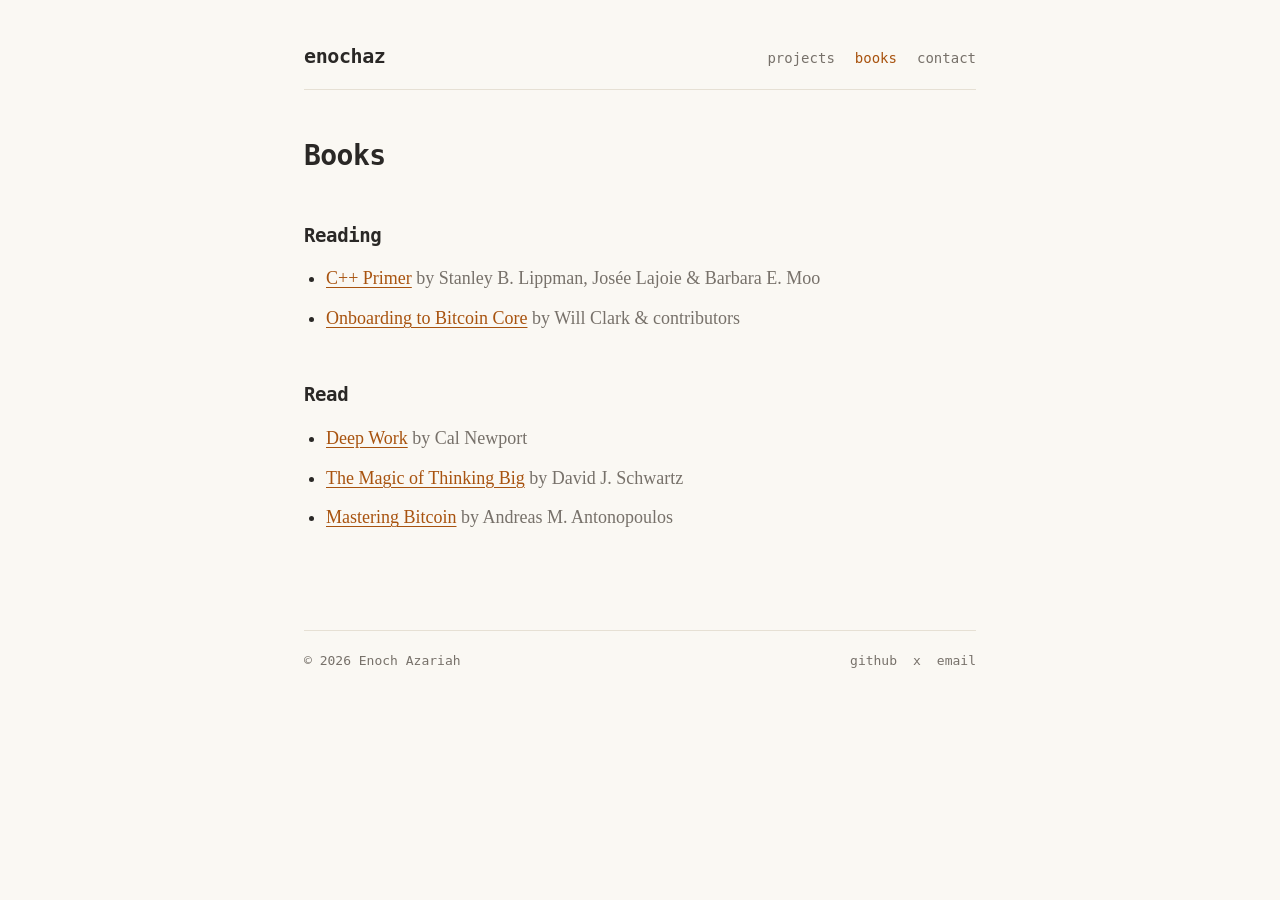
<file: books/index.html>
<!doctype html>
<html lang="en">
<head>
  <meta charset="utf-8">
  <meta name="viewport" content="width=device-width, initial-scale=1">
  <title>Books · enochaz</title>
  <meta name="description" content="Books Enoch Azariah is reading or has read.">
  <meta name="author" content="Enoch Azariah">
  <meta name="color-scheme" content="light dark">
  <meta property="og:title" content="Books · enochaz">
  <meta property="og:description" content="Books Enoch Azariah is reading or has read.">
  <meta property="og:url" content="https://enochaz.github.io/books/">
  <link rel="canonical" href="https://enochaz.github.io/books/">
  <link rel="icon" href="/assets/favicon.svg" type="image/svg+xml">
  <link rel="stylesheet" href="/assets/style.css?v=8fd209d6">
</head>
<body>
<div class="wrap">
<header class="site"><a class="name" href="/">enochaz</a><nav><a href="/projects/">projects</a><a href="/books/" aria-current="page">books</a><a href="/contact/">contact</a></nav></header>
<main>

<h1>Books</h1>
<h2>Reading</h2>
<ul><li><a href="/books/cpp-primer/">C++ Primer</a> <span class="muted">by Stanley B. Lippman, Josée Lajoie &amp; Barbara E. Moo</span></li><li><a href="/books/onboarding-to-bitcoin-core/">Onboarding to Bitcoin Core</a> <span class="muted">by Will Clark &amp; contributors</span></li></ul>
<h2>Read</h2>
<ul><li><a href="/books/deep-work/">Deep Work</a> <span class="muted">by Cal Newport</span></li><li><a href="/books/the-magic-of-thinking-big/">The Magic of Thinking Big</a> <span class="muted">by David J. Schwartz</span></li><li><a href="/books/mastering-bitcoin/">Mastering Bitcoin</a> <span class="muted">by Andreas M. Antonopoulos</span></li></ul>

</main>
<footer class="site"><span>© 2026 Enoch Azariah</span><nav><a href="https://github.com/enochaz">github</a><a href="https://x.com/eedee__">x</a><a href="mailto:enirox001@gmail.com">email</a></nav></footer>
</div>
</body>
</html>
</file>
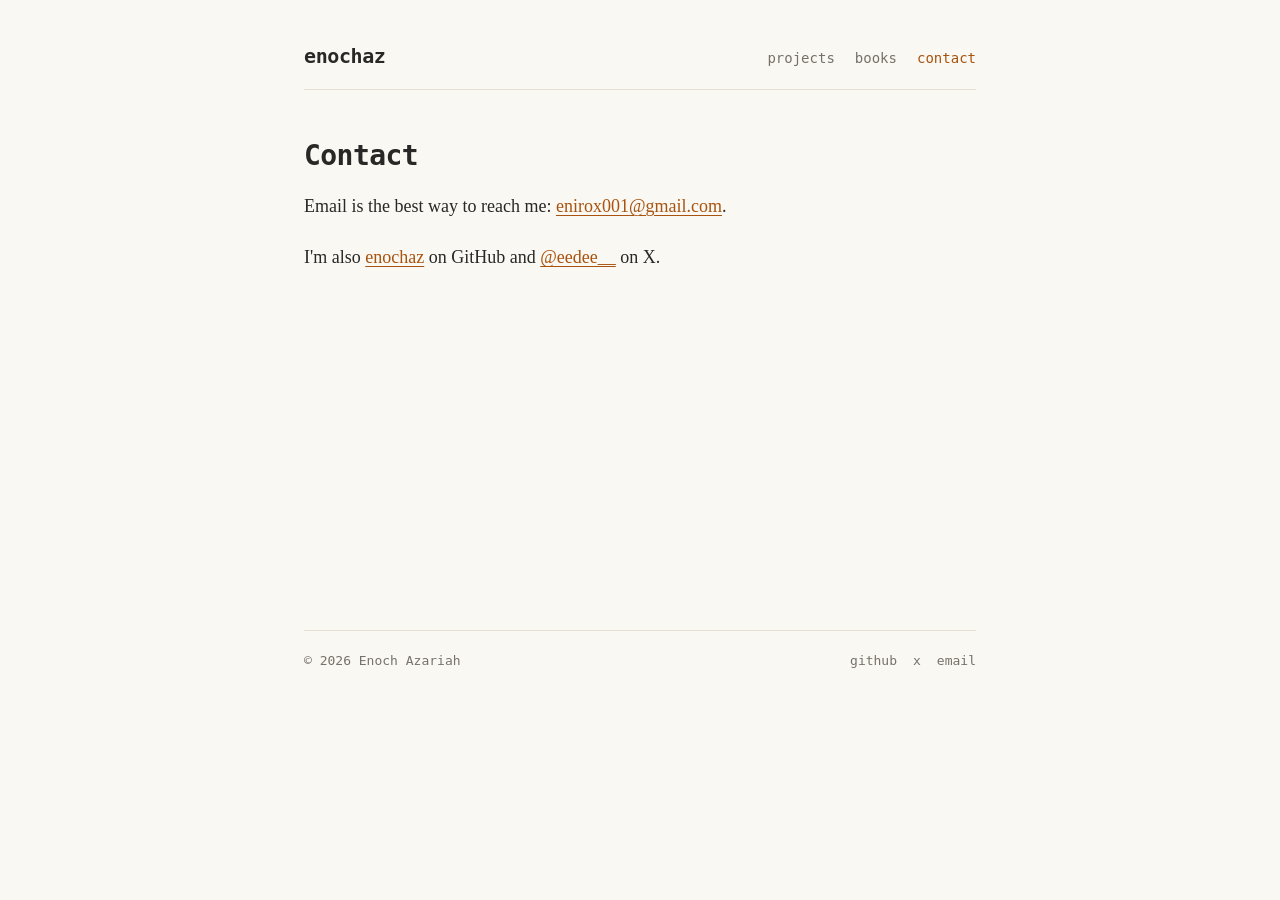
<file: contact/index.html>
<!doctype html>
<html lang="en">
<head>
  <meta charset="utf-8">
  <meta name="viewport" content="width=device-width, initial-scale=1">
  <title>Contact · enochaz</title>
  <meta name="description" content="How to reach Enoch Azariah.">
  <meta name="author" content="Enoch Azariah">
  <meta name="color-scheme" content="light dark">
  <meta property="og:title" content="Contact · enochaz">
  <meta property="og:description" content="How to reach Enoch Azariah.">
  <meta property="og:url" content="https://enochaz.github.io/contact/">
  <link rel="canonical" href="https://enochaz.github.io/contact/">
  <link rel="icon" href="/assets/favicon.svg" type="image/svg+xml">
  <link rel="stylesheet" href="/assets/style.css?v=8fd209d6">
</head>
<body>
<div class="wrap">
<header class="site"><a class="name" href="/">enochaz</a><nav><a href="/projects/">projects</a><a href="/books/">books</a><a href="/contact/" aria-current="page">contact</a></nav></header>
<main>

<h1>Contact</h1>
<p>Email is the best way to reach me: <a href="mailto:enirox001@gmail.com">enirox001@gmail.com</a>.</p>
<p>I'm also <a href="https://github.com/enochaz">enochaz</a> on GitHub and <a href="https://x.com/eedee__">@eedee__</a> on X.</p>

</main>
<footer class="site"><span>© 2026 Enoch Azariah</span><nav><a href="https://github.com/enochaz">github</a><a href="https://x.com/eedee__">x</a><a href="mailto:enirox001@gmail.com">email</a></nav></footer>
</div>
</body>
</html>
</file>
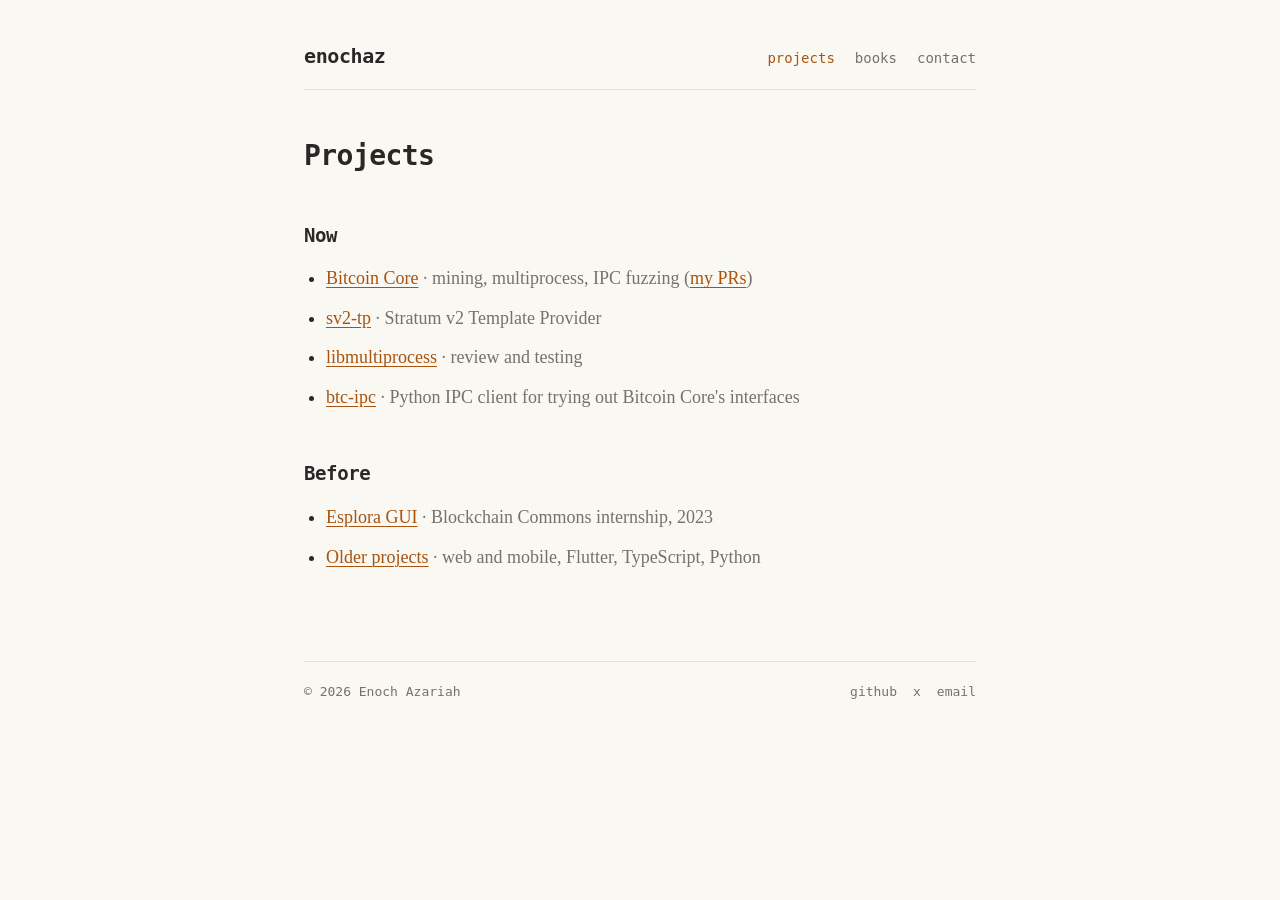
<file: projects/index.html>
<!doctype html>
<html lang="en">
<head>
  <meta charset="utf-8">
  <meta name="viewport" content="width=device-width, initial-scale=1">
  <title>Projects · enochaz</title>
  <meta name="description" content="Things Enoch Azariah works on.">
  <meta name="author" content="Enoch Azariah">
  <meta name="color-scheme" content="light dark">
  <meta property="og:title" content="Projects · enochaz">
  <meta property="og:description" content="Things Enoch Azariah works on.">
  <meta property="og:url" content="https://enochaz.github.io/projects/">
  <link rel="canonical" href="https://enochaz.github.io/projects/">
  <link rel="icon" href="/assets/favicon.svg" type="image/svg+xml">
  <link rel="stylesheet" href="/assets/style.css?v=8fd209d6">
</head>
<body>
<div class="wrap">
<header class="site"><a class="name" href="/">enochaz</a><nav><a href="/projects/" aria-current="page">projects</a><a href="/books/">books</a><a href="/contact/">contact</a></nav></header>
<main>

<h1>Projects</h1>
<h2>Now</h2>
<ul>
<li><a href="https://github.com/bitcoin/bitcoin">Bitcoin Core</a> <span class="muted">· mining, multiprocess, IPC fuzzing (<a href="https://github.com/bitcoin/bitcoin/pulls?q=is%3Apr+author%3Aenochaz">my PRs</a>)</span></li>
<li><a href="https://github.com/stratum-mining/sv2-tp">sv2-tp</a> <span class="muted">· Stratum v2 Template Provider</span></li>
<li><a href="https://github.com/bitcoin-core/libmultiprocess">libmultiprocess</a> <span class="muted">· review and testing</span></li>
<li><a href="https://github.com/enochaz/btc-ipc">btc-ipc</a> <span class="muted">· Python IPC client for trying out Bitcoin Core's interfaces</span></li>
</ul>
<h2>Before</h2>
<ul>
<li><a href="https://github.com/enochaz/esplora">Esplora GUI</a> <span class="muted">· Blockchain Commons internship, 2023</span></li>
<li><a href="https://github.com/enochaz?tab=repositories">Older projects</a> <span class="muted">· web and mobile, Flutter, TypeScript, Python</span></li>
</ul>

</main>
<footer class="site"><span>© 2026 Enoch Azariah</span><nav><a href="https://github.com/enochaz">github</a><a href="https://x.com/eedee__">x</a><a href="mailto:enirox001@gmail.com">email</a></nav></footer>
</div>
</body>
</html>
</file>
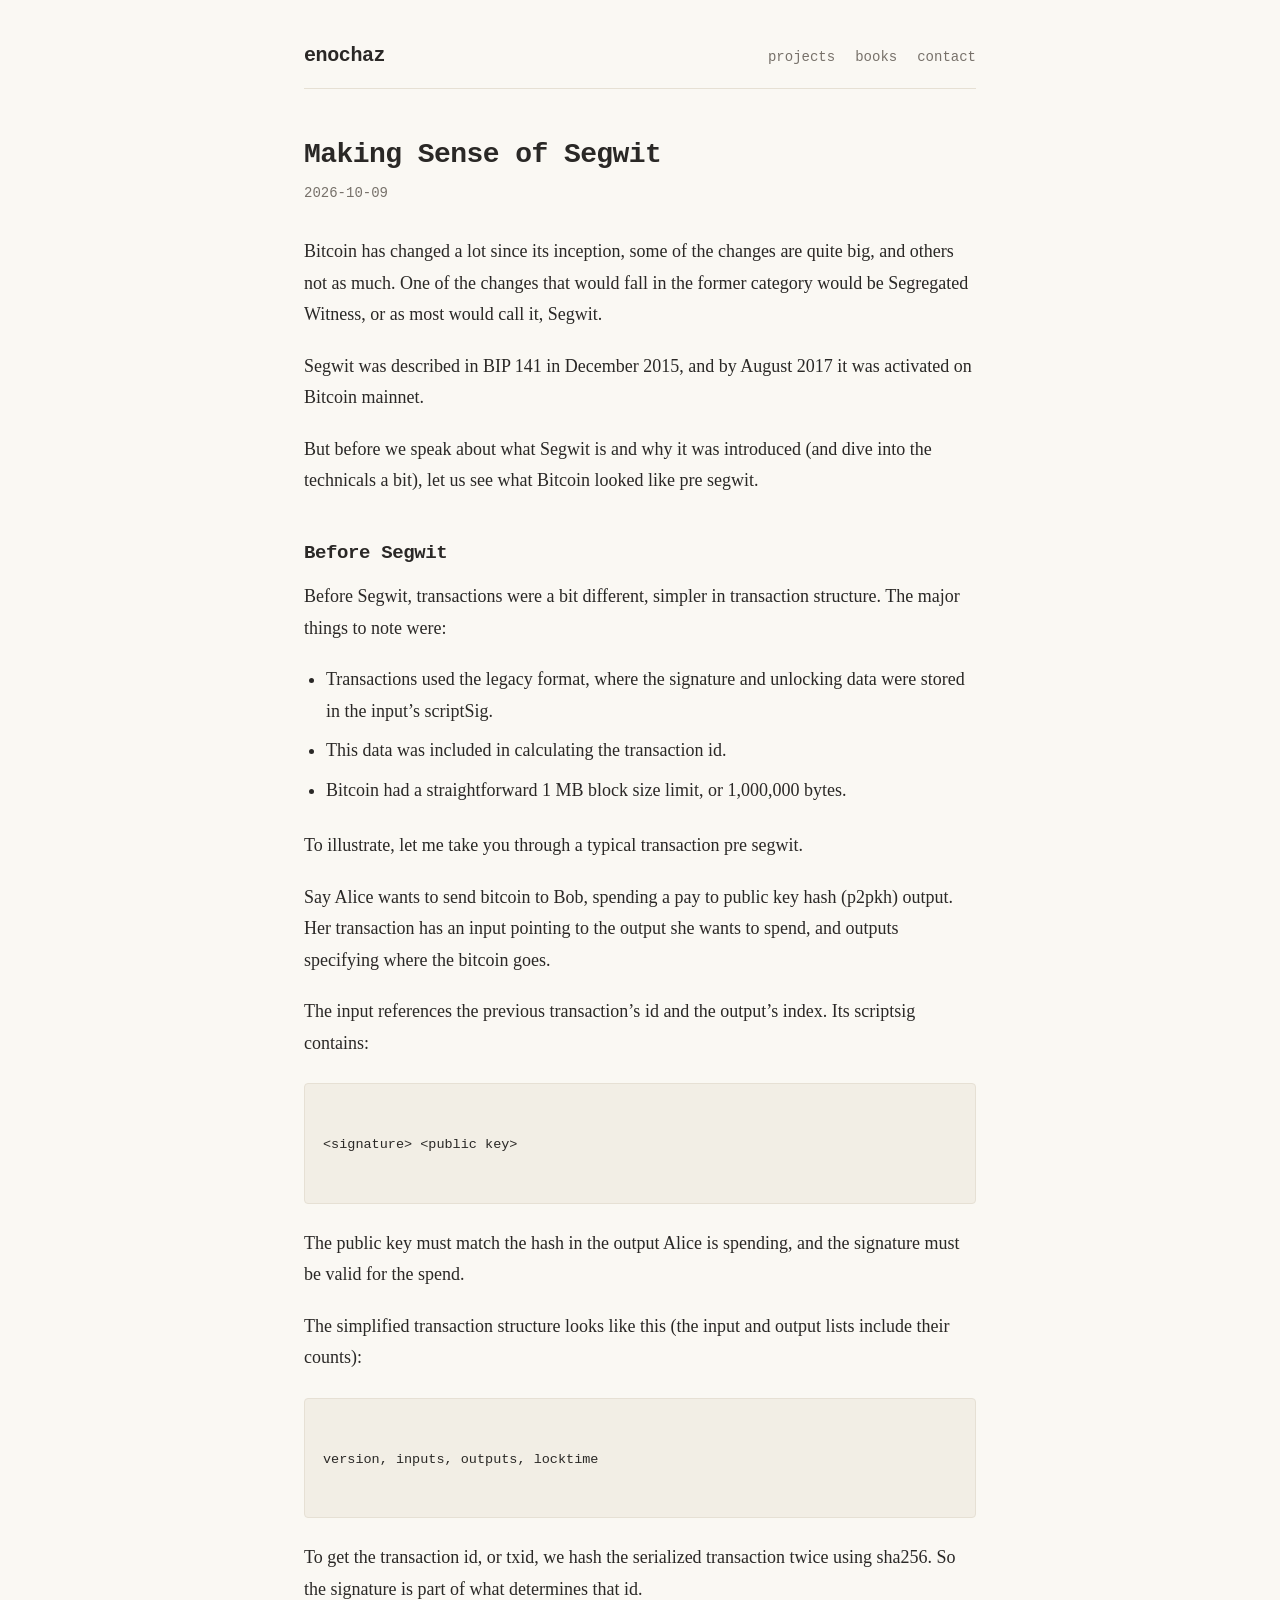
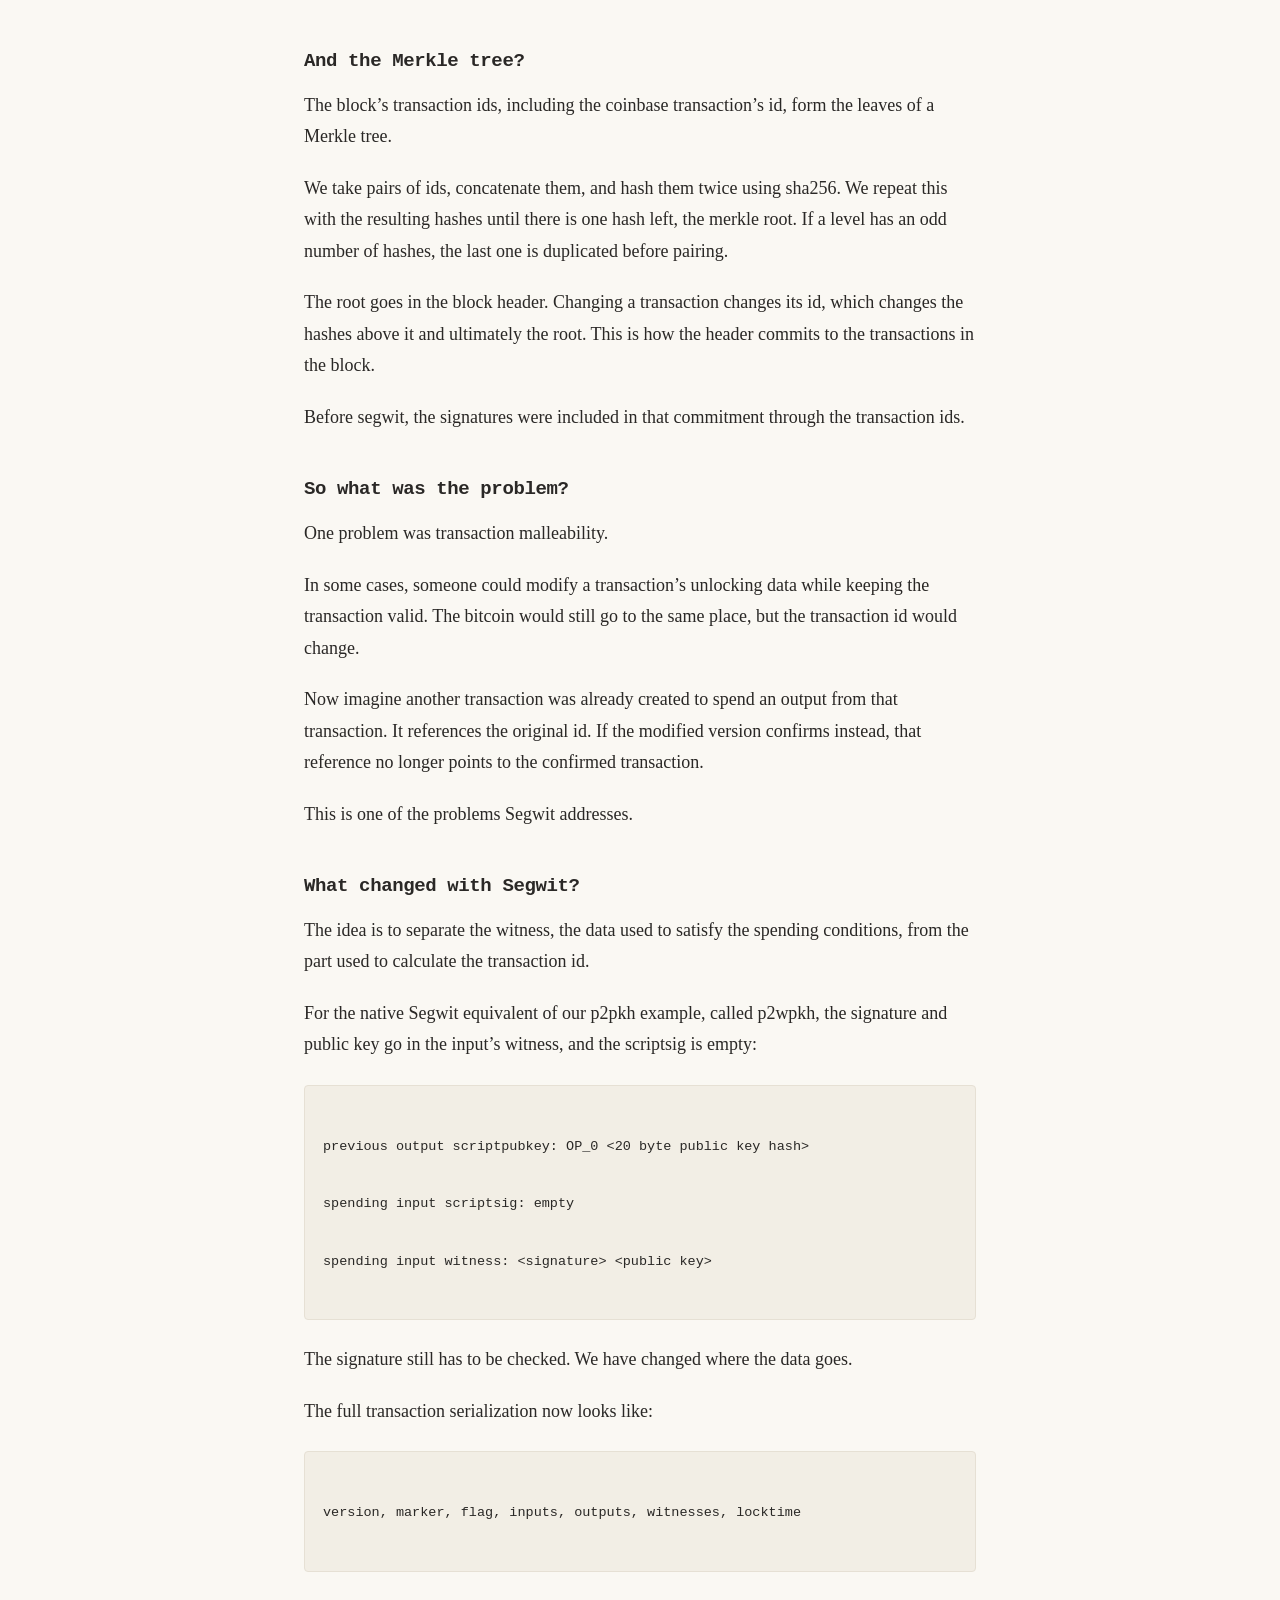
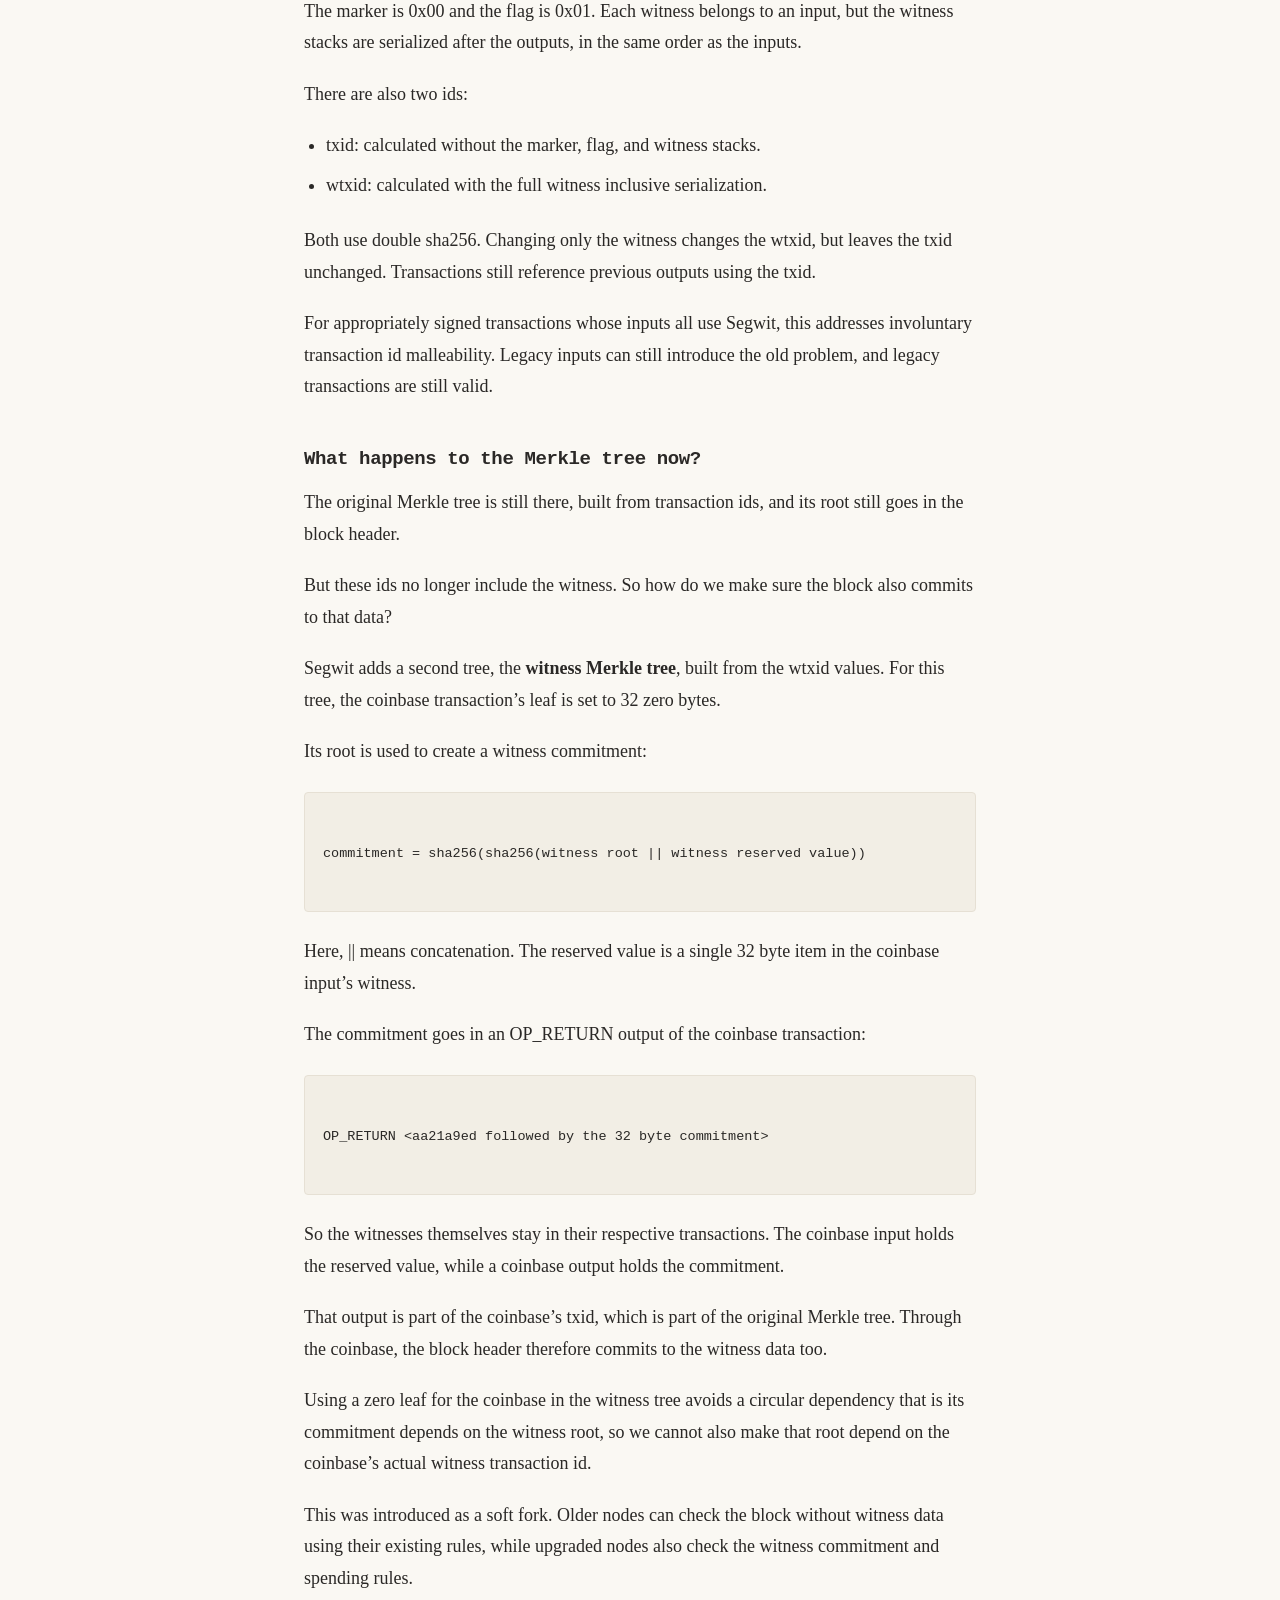
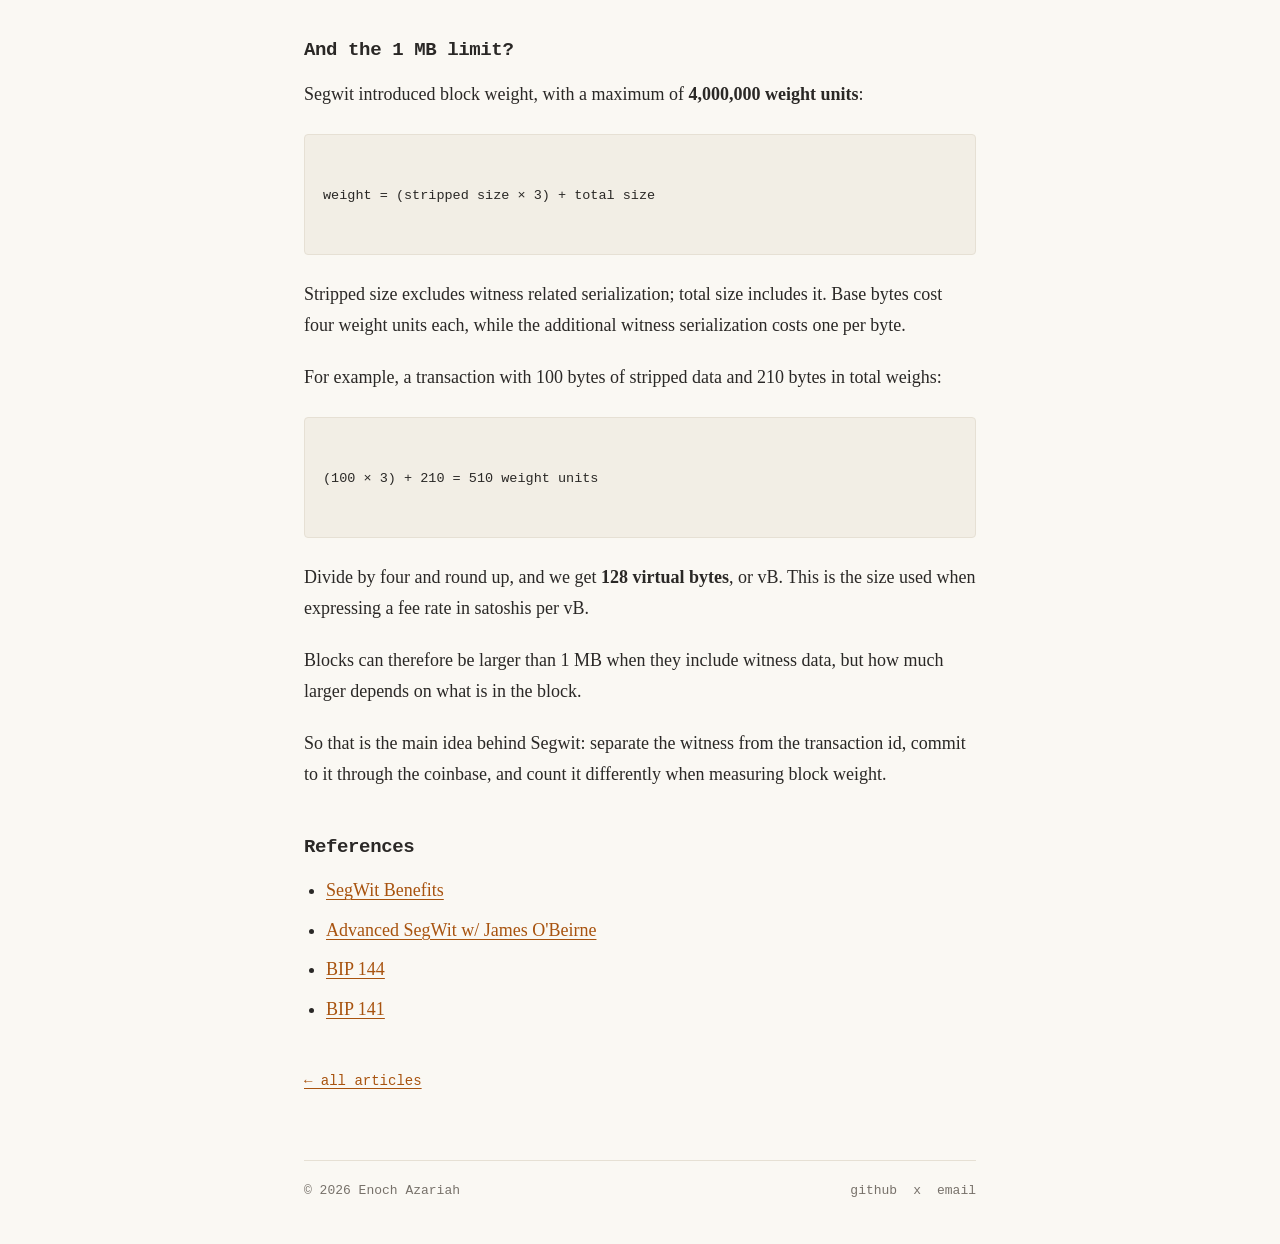
<file: articles/making-sense-of-segwit/index.html>
<!doctype html>
<html lang="en">
<head>
  <meta charset="utf-8">
  <meta name="viewport" content="width=device-width, initial-scale=1">
  <title>Making Sense of Segwit · enochaz</title>
  <meta name="description" content="Bitcoin before and after Segwit: transaction IDs, witness data, Merkle trees, and block weight.">
  <meta name="author" content="Enoch Azariah">
  <meta name="color-scheme" content="light dark">
  <meta property="og:title" content="Making Sense of Segwit · enochaz">
  <meta property="og:description" content="Bitcoin before and after Segwit: transaction IDs, witness data, Merkle trees, and block weight.">
  <meta property="og:url" content="https://enochaz.github.io/articles/making-sense-of-segwit/">
  <link rel="canonical" href="https://enochaz.github.io/articles/making-sense-of-segwit/">
  <link rel="icon" href="/assets/favicon.svg" type="image/svg+xml">
  <link rel="stylesheet" href="/assets/style.css?v=8fd209d6">
</head>
<body>
<div class="wrap">
<header class="site"><a class="name" href="/">enochaz</a><nav><a href="/projects/">projects</a><a href="/books/">books</a><a href="/contact/">contact</a></nav></header>
<main>
<article><h1>Making Sense of Segwit</h1><p class="date">2026-10-09</p>
<p>Bitcoin has changed a lot since its inception, some of the changes are quite big, and others not as much. One of the changes that would fall in the former category would be Segregated Witness, or as most would call it, Segwit.</p>
<p>Segwit was described in BIP 141 in December 2015, and by August 2017 it was activated on Bitcoin mainnet.</p>
<p>But before we speak about what Segwit is and why it was introduced (and dive into the technicals a bit), let us see what Bitcoin looked like pre segwit.</p>
<h2>Before Segwit</h2>
<p>Before Segwit, transactions were a bit different, simpler in transaction structure. The major things to note were:</p>
<ul>
<li>Transactions used the legacy format, where the signature and unlocking data were stored in the input’s scriptSig.</li>
<li>This data was included in calculating the transaction id.</li>
<li>Bitcoin had a straightforward 1 MB block size limit, or 1,000,000 bytes.</li>
</ul>
<p>To illustrate, let me take you through a typical transaction pre segwit.</p>
<p>Say Alice wants to send bitcoin to Bob, spending a pay to public key hash (p2pkh) output. Her transaction has an input pointing to the output she wants to spend, and outputs specifying where the bitcoin goes.</p>
<p>The input references the previous transaction’s id and the output’s index. Its scriptsig contains:</p>
<pre><code>
&lt;signature&gt; &lt;public key&gt;

</code></pre>
<p>The public key must match the hash in the output Alice is spending, and the signature must be valid for the spend.</p>
<p>The simplified transaction structure looks like this (the input and output lists include their counts):</p>
<pre><code>
version, inputs, outputs, locktime

</code></pre>
<p>To get the transaction id, or txid, we hash the serialized transaction twice using sha256. So the signature is part of what determines that id.</p>
<h2>And the Merkle tree?</h2>
<p>The block’s transaction ids, including the coinbase transaction’s id, form the leaves of a Merkle tree.</p>
<p>We take pairs of ids, concatenate them, and hash them twice using sha256. We repeat this with the resulting hashes until there is one hash left, the merkle root. If a level has an odd number of hashes, the last one is duplicated before pairing.</p>
<p>The root goes in the block header. Changing a transaction changes its id, which changes the hashes above it and ultimately the root. This is how the header commits to the transactions in the block.</p>
<p>Before segwit, the signatures were included in that commitment through the transaction ids.</p>
<h2>So what was the problem?</h2>
<p>One problem was transaction malleability.</p>
<p>In some cases, someone could modify a transaction’s unlocking data while keeping the transaction valid. The bitcoin would still go to the same place, but the transaction id would change.</p>
<p>Now imagine another transaction was already created to spend an output from that transaction. It references the original id. If the modified version confirms instead, that reference no longer points to the confirmed transaction.</p>
<p>This is one of the problems Segwit addresses.</p>
<h2>What changed with Segwit?</h2>
<p>The idea is to separate the witness, the data used to satisfy the spending conditions, from the part used to calculate the transaction id.</p>
<p>For the native Segwit equivalent of our p2pkh example, called p2wpkh, the signature and public key go in the input’s witness, and the scriptsig is empty:</p>
<pre><code>
previous output scriptpubkey: OP_0 &lt;20 byte public key hash&gt;

spending input scriptsig: empty

spending input witness: &lt;signature&gt; &lt;public key&gt;

</code></pre>
<p>The signature still has to be checked. We have changed where the data goes.</p>
<p>The full transaction serialization now looks like:</p>
<pre><code>
version, marker, flag, inputs, outputs, witnesses, locktime

</code></pre>
<p>The marker is 0x00 and the flag is 0x01. Each witness belongs to an input, but the witness stacks are serialized after the outputs, in the same order as the inputs.</p>
<p>There are also two ids:</p>
<ul>
<li>txid: calculated without the marker, flag, and witness stacks.</li>
<li>wtxid: calculated with the full witness inclusive serialization.</li>
</ul>
<p>Both use double sha256. Changing only the witness changes the wtxid, but leaves the txid unchanged. Transactions still reference previous outputs using the txid.</p>
<p>For appropriately signed transactions whose inputs all use Segwit, this addresses involuntary transaction id malleability. Legacy inputs can still introduce the old problem, and legacy transactions are still valid.</p>
<h2>What happens to the Merkle tree now?</h2>
<p>The original Merkle tree is still there, built from transaction ids, and its root still goes in the block header.</p>
<p>But these ids no longer include the witness. So how do we make sure the block also commits to that data?</p>
<p>Segwit adds a second tree, the <strong>witness Merkle tree</strong>, built from the wtxid values. For this tree, the coinbase transaction’s leaf is set to 32 zero bytes.</p>
<p>Its root is used to create a witness commitment:</p>
<pre><code>
commitment = sha256(sha256(witness root || witness reserved value))

</code></pre>
<p>Here, || means concatenation. The reserved value is a single 32 byte item in the coinbase input’s witness.</p>
<p>The commitment goes in an OP_RETURN output of the coinbase transaction:</p>
<pre><code>
OP_RETURN &lt;aa21a9ed followed by the 32 byte commitment&gt;

</code></pre>
<p>So the witnesses themselves stay in their respective transactions. The coinbase input holds the reserved value, while a coinbase output holds the commitment.</p>
<p>That output is part of the coinbase’s txid, which is part of the original Merkle tree. Through the coinbase, the block header therefore commits to the witness data too.</p>
<p>Using a zero leaf for the coinbase in the witness tree avoids a circular dependency that is its commitment depends on the witness root, so we cannot also make that root depend on the coinbase’s actual witness transaction id.</p>
<p>This was introduced as a soft fork. Older nodes can check the block without witness data using their existing rules, while upgraded nodes also check the witness commitment and spending rules.</p>
<h2>And the 1 MB limit?</h2>
<p>Segwit introduced block weight, with a maximum of <strong>4,000,000 weight units</strong>:</p>
<pre><code>
weight = (stripped size × 3) + total size

</code></pre>
<p>Stripped size excludes witness related serialization; total size includes it. Base bytes cost four weight units each, while the additional witness serialization costs one per byte.</p>
<p>For example, a transaction with 100 bytes of stripped data and 210 bytes in total weighs:</p>
<pre><code>
(100 × 3) + 210 = 510 weight units

</code></pre>
<p>Divide by four and round up, and we get <strong>128 virtual bytes</strong>, or vB. This is the size used when expressing a fee rate in satoshis per vB.</p>
<p>Blocks can therefore be larger than 1 MB when they include witness data, but how much larger depends on what is in the block.</p>
<p>So that is the main idea behind Segwit: separate the witness from the transaction id, commit to it through the coinbase, and count it differently when measuring block weight.</p>
<h2>References</h2>
<ul>
<li><a href="https://bitcoincore.org/en/2016/01/26/segwit-benefits/">SegWit Benefits</a></li>
<li><a href="https://btctranscripts.com/chaincode-residency/2019-06-18-james-obeirne-advanced-segwit">Advanced SegWit w/ James O&#x27;Beirne</a></li>
<li><a href="https://bips.dev/144/">BIP 144</a></li>
<li><a href="https://bips.dev/141/">BIP 141</a></li>
</ul>

</article><a class="back" href="/">← all articles</a>
</main>
<footer class="site"><span>© 2026 Enoch Azariah</span><nav><a href="https://github.com/enochaz">github</a><a href="https://x.com/eedee__">x</a><a href="mailto:enirox001@gmail.com">email</a></nav></footer>
</div>
</body>
</html>
</file>
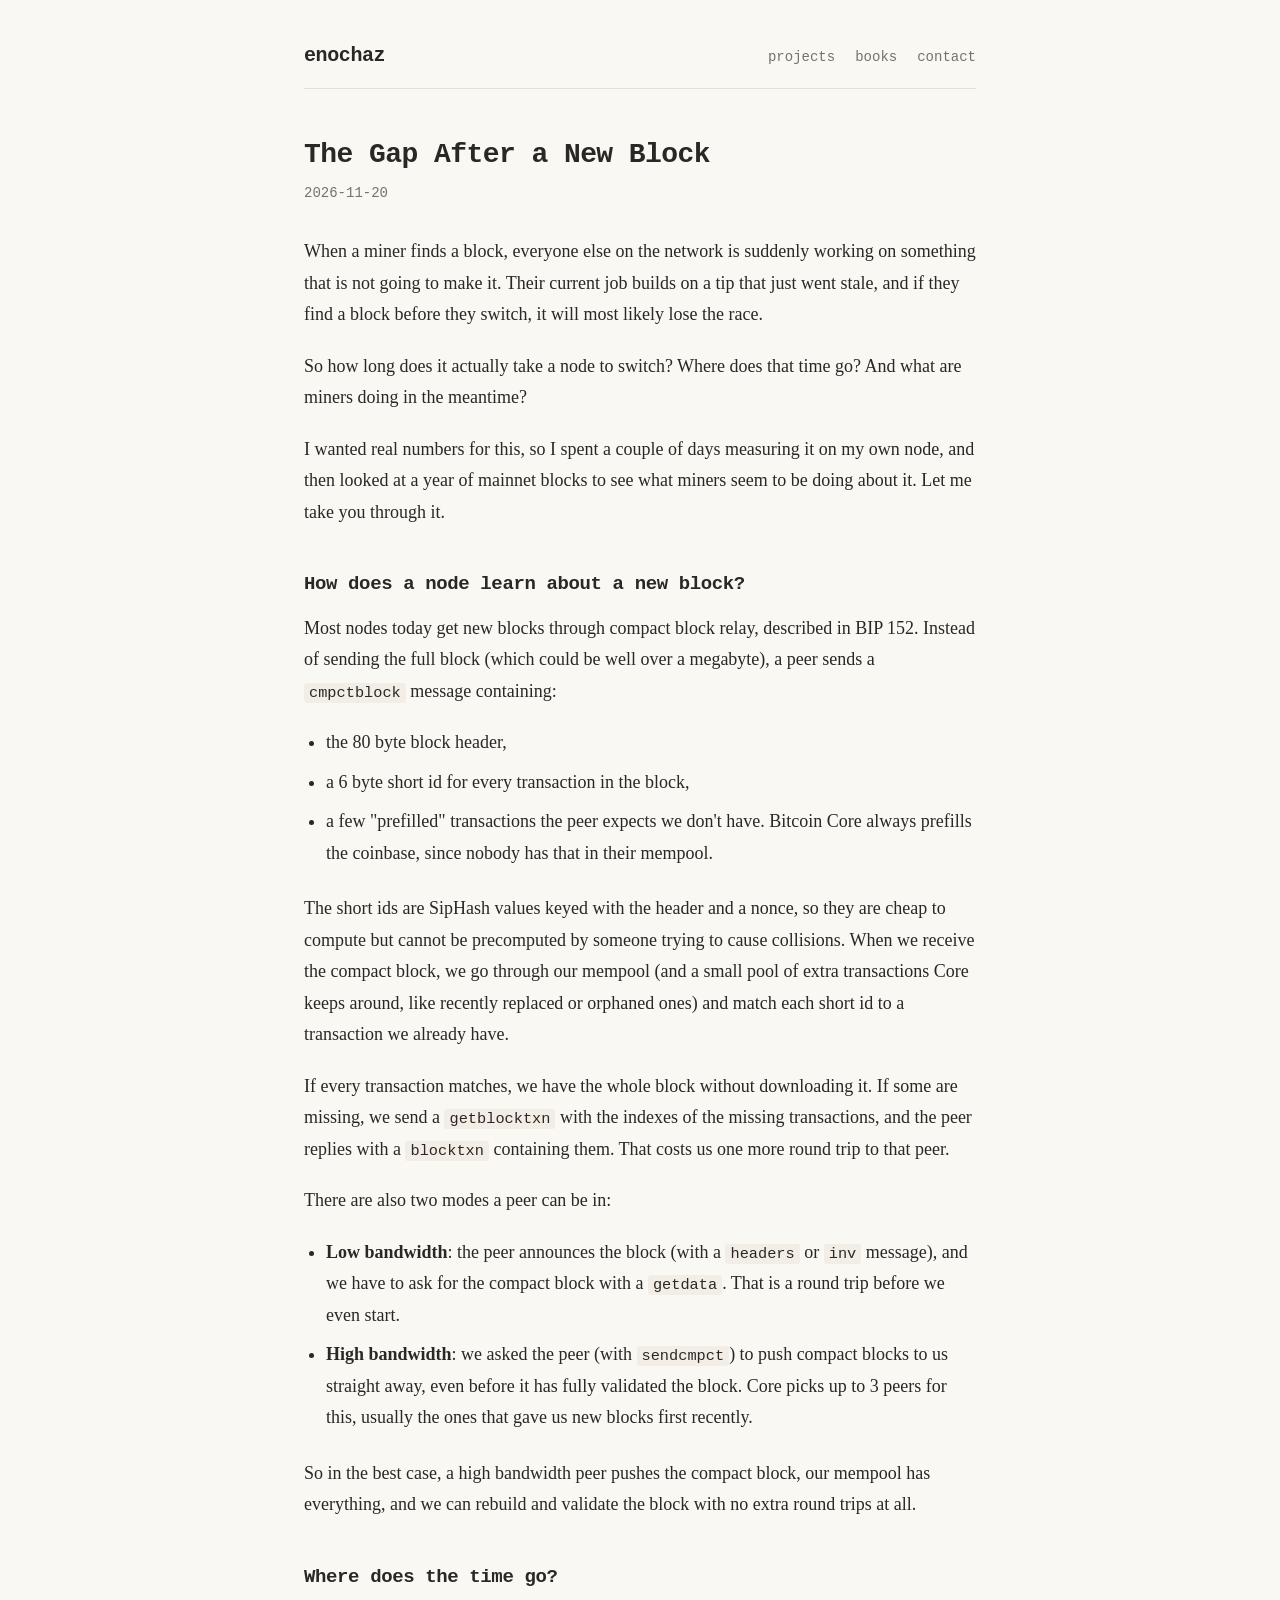
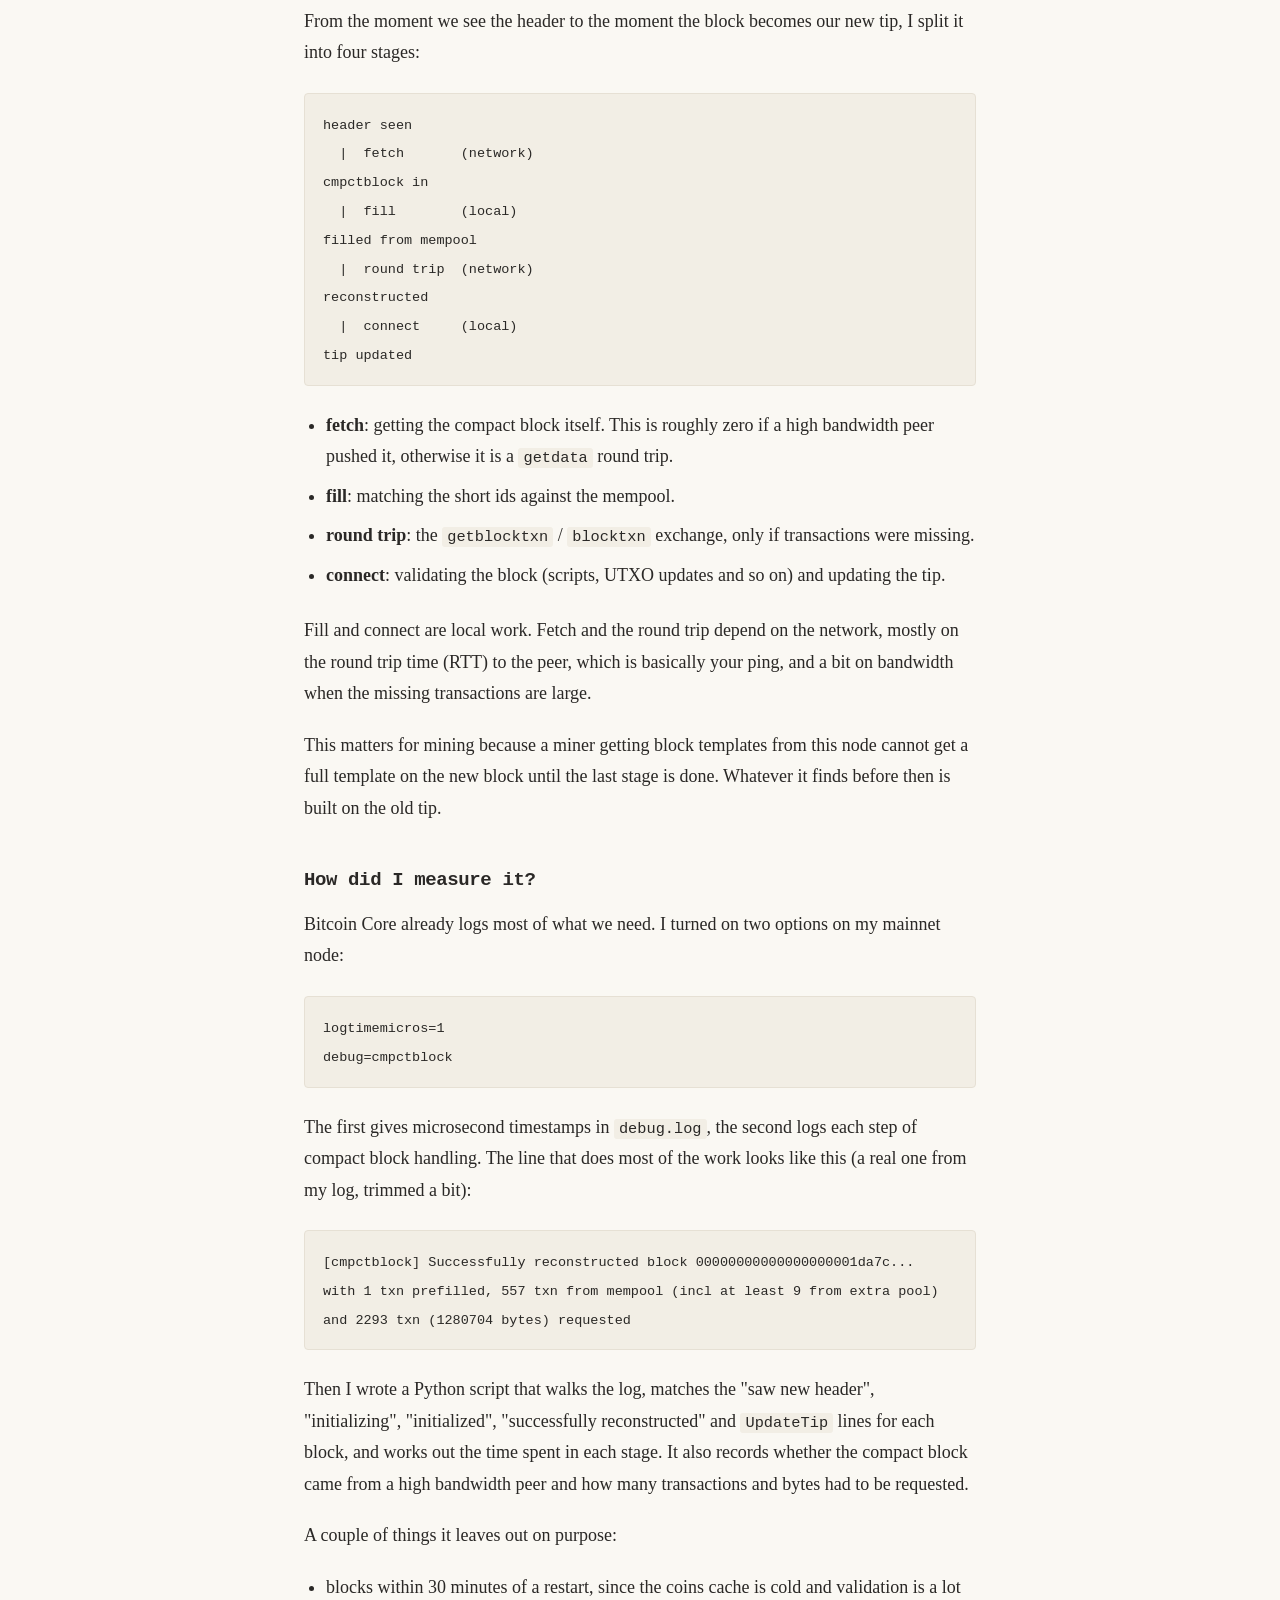
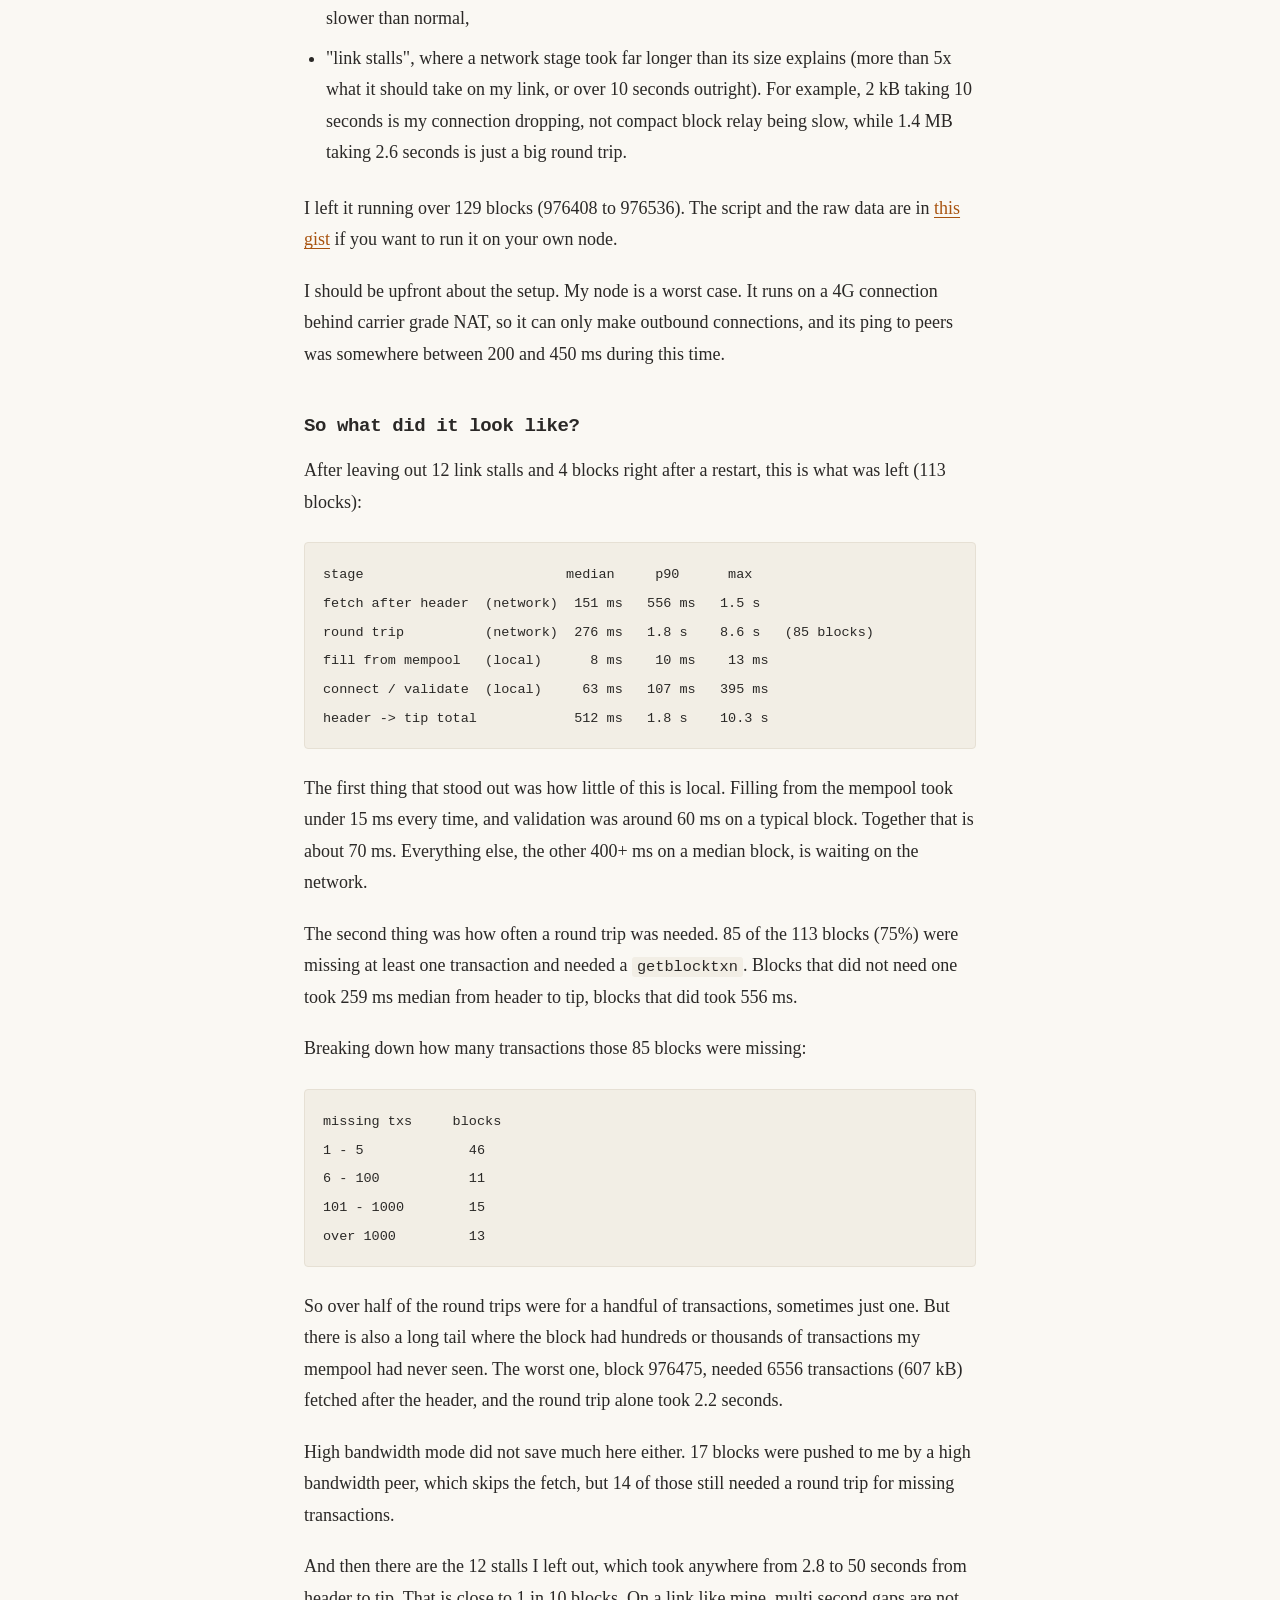
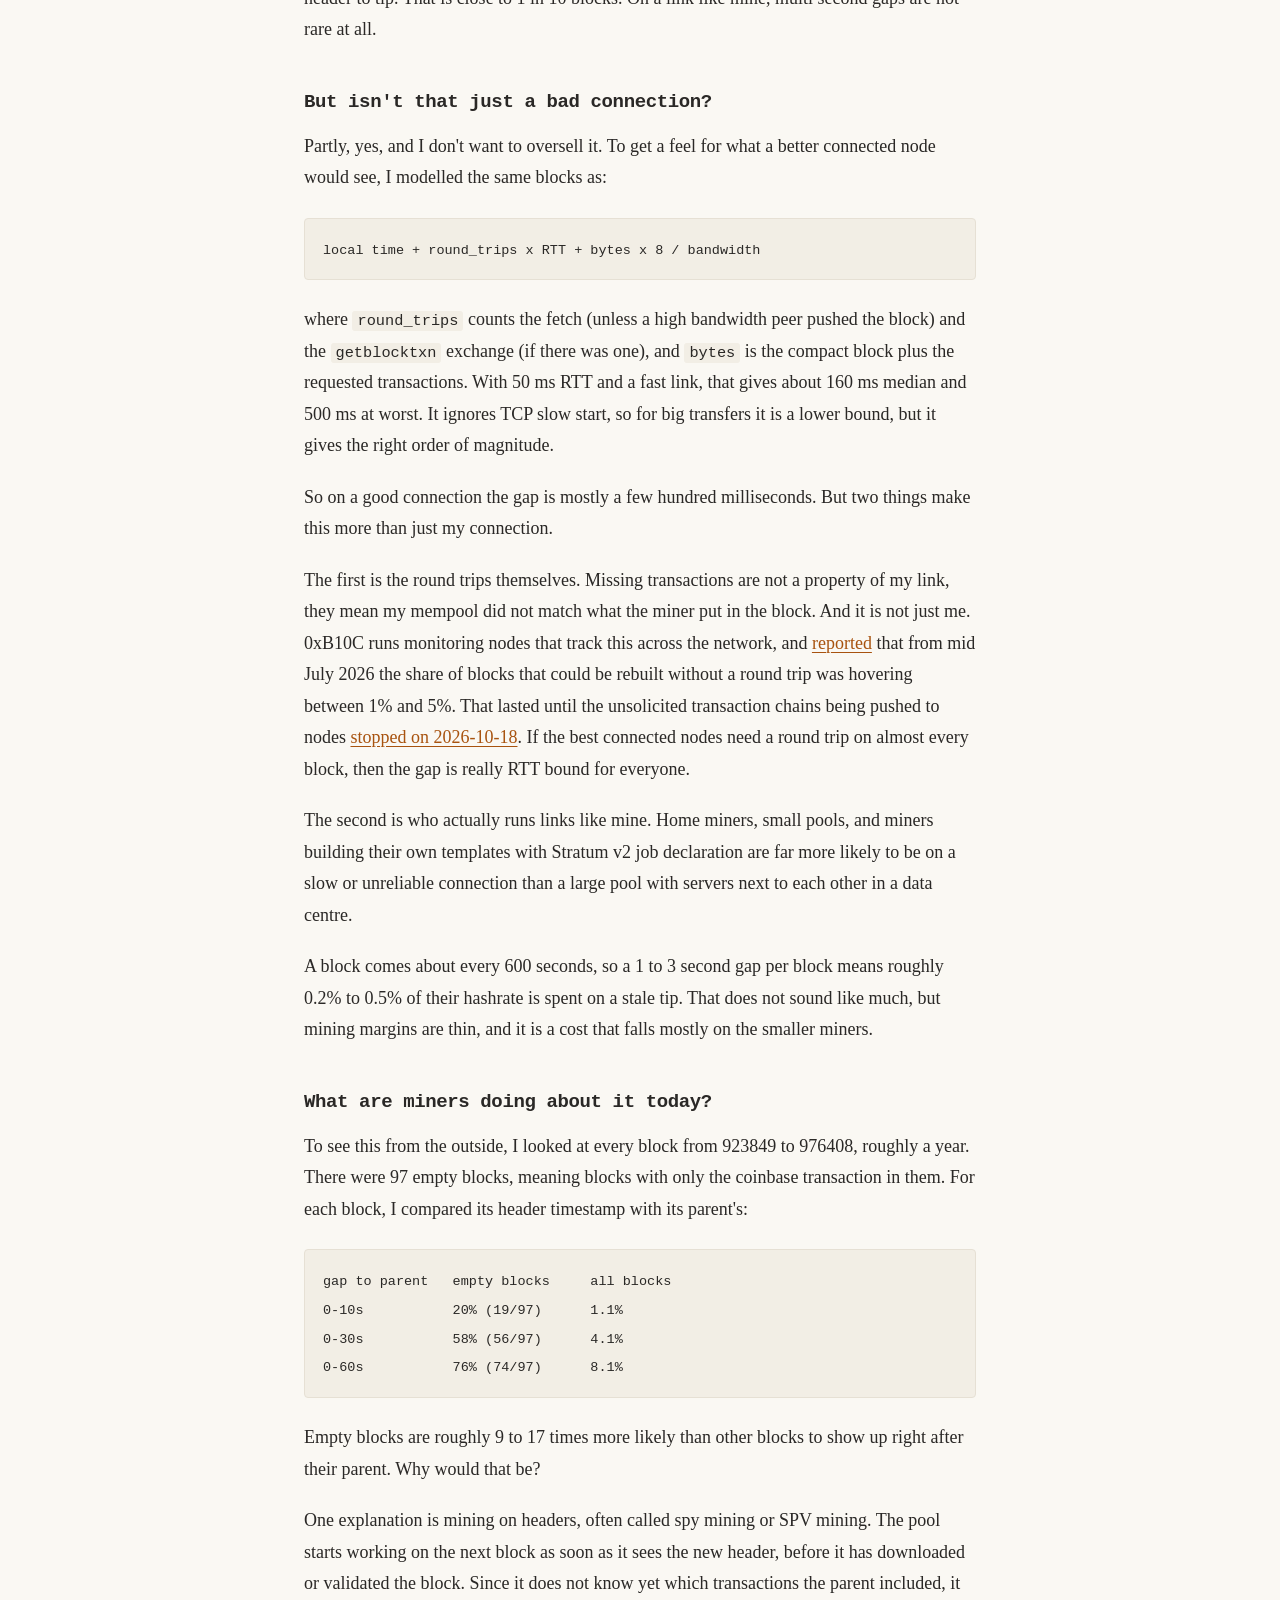
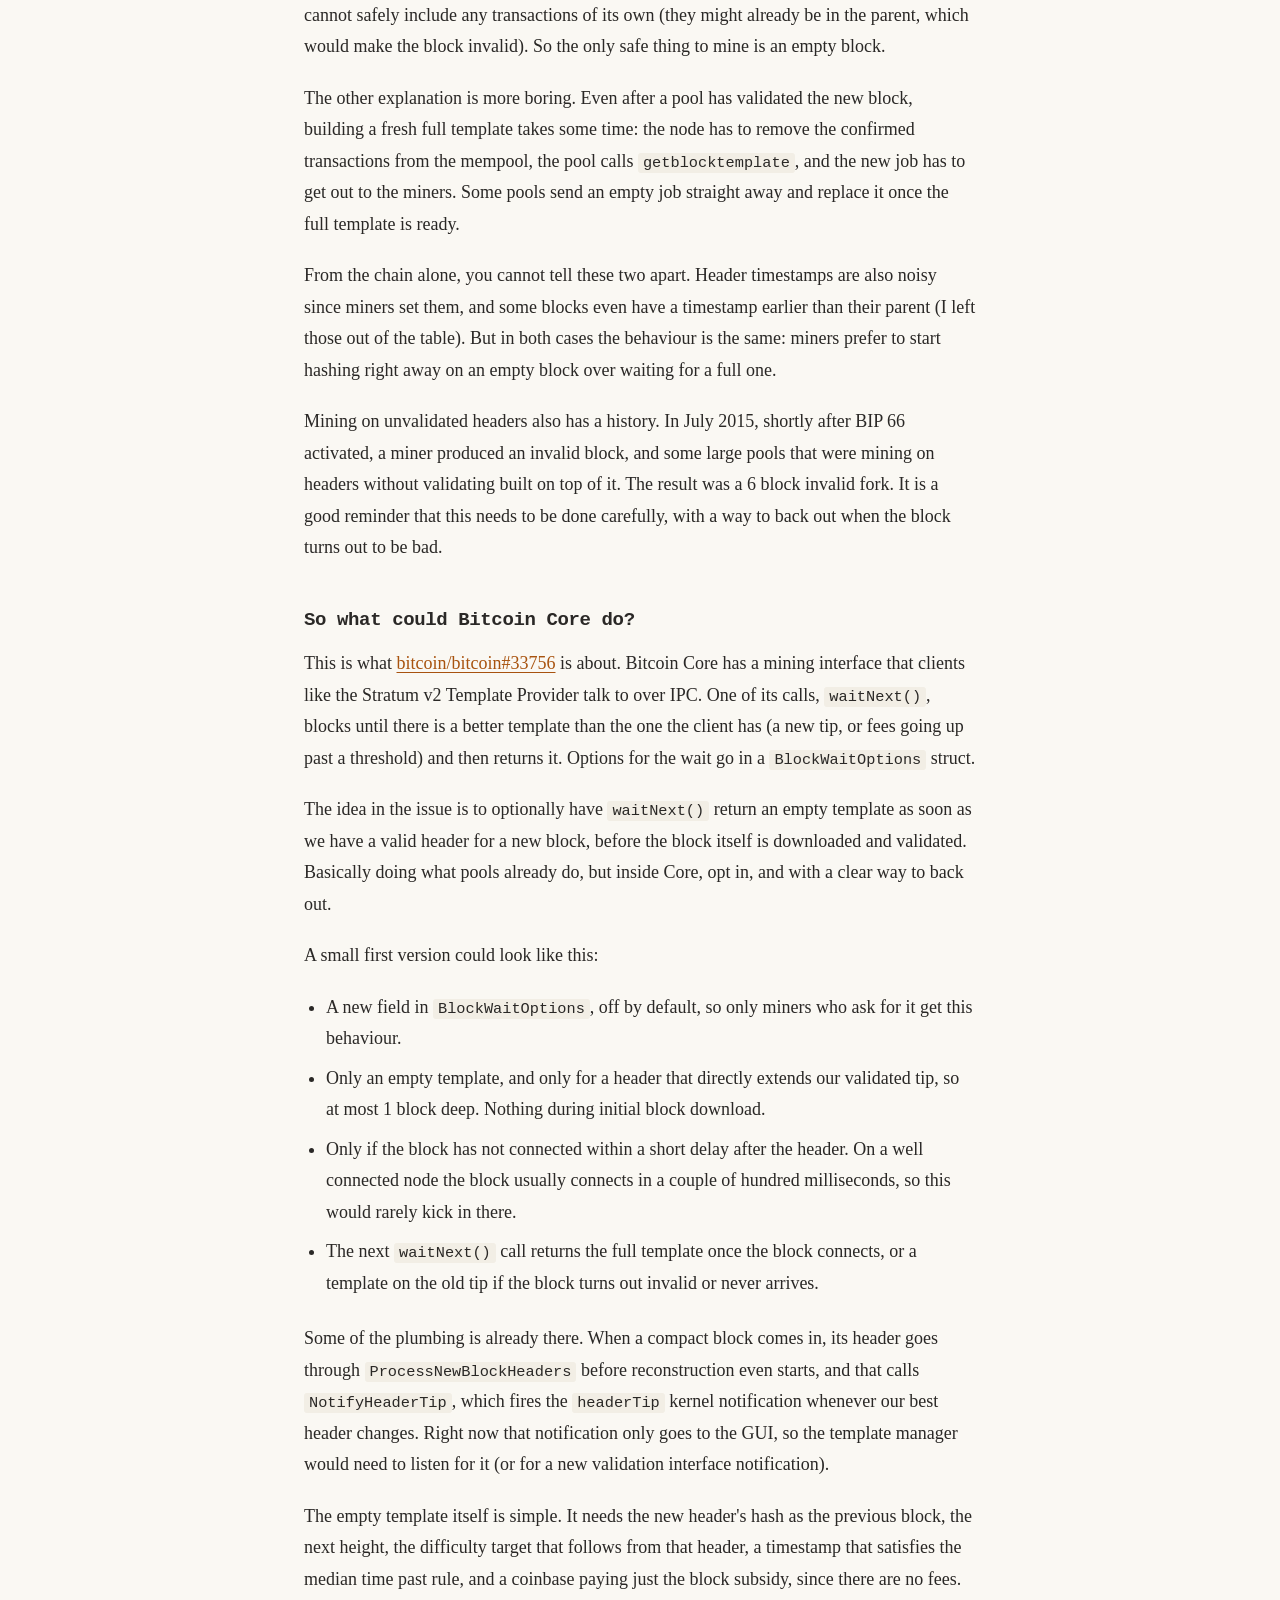
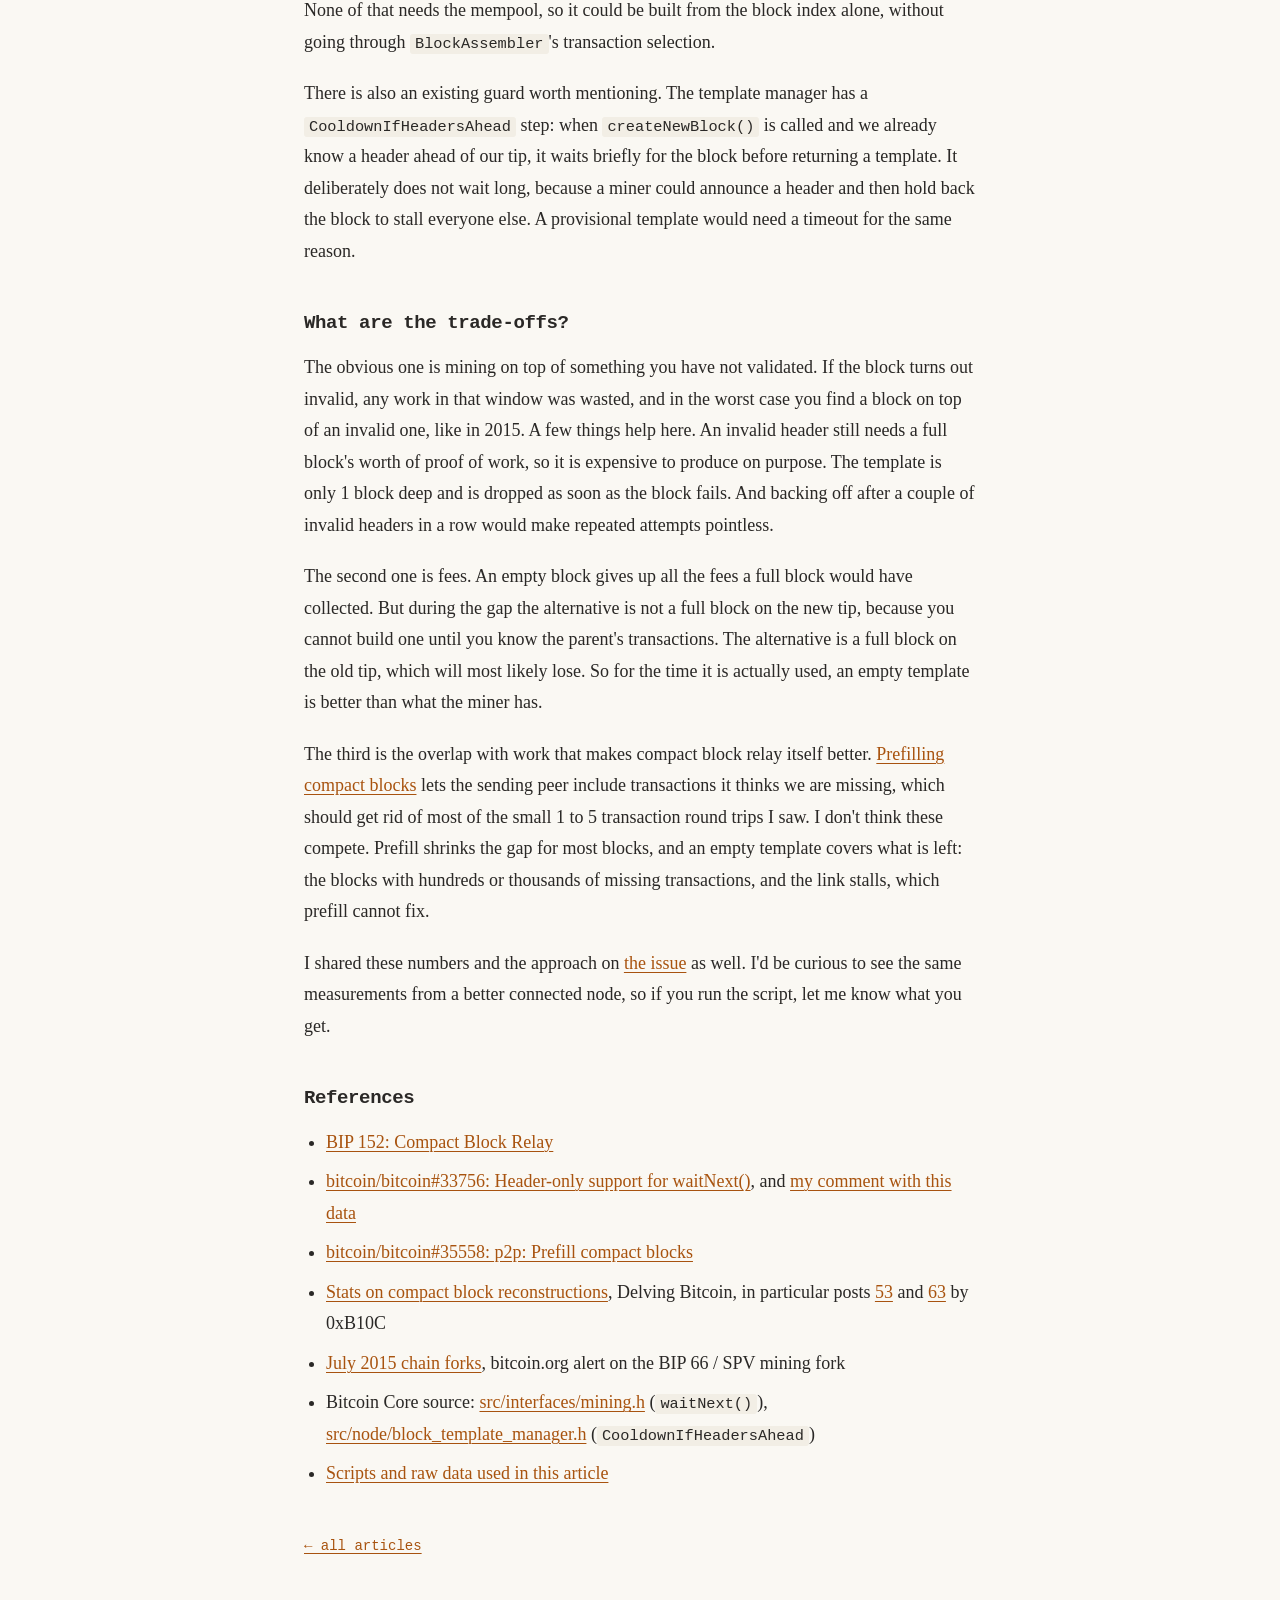
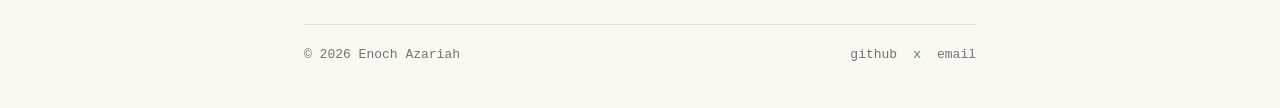
<file: articles/the-gap-after-a-new-block/index.html>
<!doctype html>
<html lang="en">
<head>
  <meta charset="utf-8">
  <meta name="viewport" content="width=device-width, initial-scale=1">
  <title>The Gap After a New Block · enochaz</title>
  <meta name="description" content="How long a node takes to switch to a new block, what miners do in the meantime, and an idea for Bitcoin Core&#x27;s mining interface.">
  <meta name="author" content="Enoch Azariah">
  <meta name="color-scheme" content="light dark">
  <meta property="og:title" content="The Gap After a New Block · enochaz">
  <meta property="og:description" content="How long a node takes to switch to a new block, what miners do in the meantime, and an idea for Bitcoin Core&#x27;s mining interface.">
  <meta property="og:url" content="https://enochaz.github.io/articles/the-gap-after-a-new-block/">
  <link rel="canonical" href="https://enochaz.github.io/articles/the-gap-after-a-new-block/">
  <link rel="icon" href="/assets/favicon.svg" type="image/svg+xml">
  <link rel="stylesheet" href="/assets/style.css?v=8fd209d6">
</head>
<body>
<div class="wrap">
<header class="site"><a class="name" href="/">enochaz</a><nav><a href="/projects/">projects</a><a href="/books/">books</a><a href="/contact/">contact</a></nav></header>
<main>
<article><h1>The Gap After a New Block</h1><p class="date">2026-11-20</p>
<p>When a miner finds a block, everyone else on the network is suddenly working on something that is not going to make it. Their current job builds on a tip that just went stale, and if they find a block before they switch, it will most likely lose the race.</p>
<p>So how long does it actually take a node to switch? Where does that time go? And what are miners doing in the meantime?</p>
<p>I wanted real numbers for this, so I spent a couple of days measuring it on my own node, and then looked at a year of mainnet blocks to see what miners seem to be doing about it. Let me take you through it.</p>

<h2>How does a node learn about a new block?</h2>
<p>Most nodes today get new blocks through compact block relay, described in BIP 152. Instead of sending the full block (which could be well over a megabyte), a peer sends a <code>cmpctblock</code> message containing:</p>
<ul>
<li>the 80 byte block header,</li>
<li>a 6 byte short id for every transaction in the block,</li>
<li>a few "prefilled" transactions the peer expects we don't have. Bitcoin Core always prefills the coinbase, since nobody has that in their mempool.</li>
</ul>
<p>The short ids are SipHash values keyed with the header and a nonce, so they are cheap to compute but cannot be precomputed by someone trying to cause collisions. When we receive the compact block, we go through our mempool (and a small pool of extra transactions Core keeps around, like recently replaced or orphaned ones) and match each short id to a transaction we already have.</p>
<p>If every transaction matches, we have the whole block without downloading it. If some are missing, we send a <code>getblocktxn</code> with the indexes of the missing transactions, and the peer replies with a <code>blocktxn</code> containing them. That costs us one more round trip to that peer.</p>
<p>There are also two modes a peer can be in:</p>
<ul>
<li><strong>Low bandwidth</strong>: the peer announces the block (with a <code>headers</code> or <code>inv</code> message), and we have to ask for the compact block with a <code>getdata</code>. That is a round trip before we even start.</li>
<li><strong>High bandwidth</strong>: we asked the peer (with <code>sendcmpct</code>) to push compact blocks to us straight away, even before it has fully validated the block. Core picks up to 3 peers for this, usually the ones that gave us new blocks first recently.</li>
</ul>
<p>So in the best case, a high bandwidth peer pushes the compact block, our mempool has everything, and we can rebuild and validate the block with no extra round trips at all.</p>

<h2>Where does the time go?</h2>
<p>From the moment we see the header to the moment the block becomes our new tip, I split it into four stages:</p>
<pre><code>header seen
  |  fetch       (network)
cmpctblock in
  |  fill        (local)
filled from mempool
  |  round trip  (network)
reconstructed
  |  connect     (local)
tip updated</code></pre>
<ul>
<li><strong>fetch</strong>: getting the compact block itself. This is roughly zero if a high bandwidth peer pushed it, otherwise it is a <code>getdata</code> round trip.</li>
<li><strong>fill</strong>: matching the short ids against the mempool.</li>
<li><strong>round trip</strong>: the <code>getblocktxn</code> / <code>blocktxn</code> exchange, only if transactions were missing.</li>
<li><strong>connect</strong>: validating the block (scripts, UTXO updates and so on) and updating the tip.</li>
</ul>
<p>Fill and connect are local work. Fetch and the round trip depend on the network, mostly on the round trip time (RTT) to the peer, which is basically your ping, and a bit on bandwidth when the missing transactions are large.</p>
<p>This matters for mining because a miner getting block templates from this node cannot get a full template on the new block until the last stage is done. Whatever it finds before then is built on the old tip.</p>

<h2>How did I measure it?</h2>
<p>Bitcoin Core already logs most of what we need. I turned on two options on my mainnet node:</p>
<pre><code>logtimemicros=1
debug=cmpctblock</code></pre>
<p>The first gives microsecond timestamps in <code>debug.log</code>, the second logs each step of compact block handling. The line that does most of the work looks like this (a real one from my log, trimmed a bit):</p>
<pre><code>[cmpctblock] Successfully reconstructed block 00000000000000000001da7c...
with 1 txn prefilled, 557 txn from mempool (incl at least 9 from extra pool)
and 2293 txn (1280704 bytes) requested</code></pre>
<p>Then I wrote a Python script that walks the log, matches the "saw new header", "initializing", "initialized", "successfully reconstructed" and <code>UpdateTip</code> lines for each block, and works out the time spent in each stage. It also records whether the compact block came from a high bandwidth peer and how many transactions and bytes had to be requested.</p>
<p>A couple of things it leaves out on purpose:</p>
<ul>
<li>blocks within 30 minutes of a restart, since the coins cache is cold and validation is a lot slower than normal,</li>
<li>"link stalls", where a network stage took far longer than its size explains (more than 5x what it should take on my link, or over 10 seconds outright). For example, 2 kB taking 10 seconds is my connection dropping, not compact block relay being slow, while 1.4 MB taking 2.6 seconds is just a big round trip.</li>
</ul>
<p>I left it running over 129 blocks (976408 to 976536). The script and the raw data are in <a href="https://gist.github.com/enochaz/f13b96d16b05663417fe8c1f3c910820">this gist</a> if you want to run it on your own node.</p>
<p>I should be upfront about the setup. My node is a worst case. It runs on a 4G connection behind carrier grade NAT, so it can only make outbound connections, and its ping to peers was somewhere between 200 and 450 ms during this time.</p>

<h2>So what did it look like?</h2>
<p>After leaving out 12 link stalls and 4 blocks right after a restart, this is what was left (113 blocks):</p>
<pre><code>stage                         median     p90      max
fetch after header  (network)  151 ms   556 ms   1.5 s
round trip          (network)  276 ms   1.8 s    8.6 s   (85 blocks)
fill from mempool   (local)      8 ms    10 ms    13 ms
connect / validate  (local)     63 ms   107 ms   395 ms
header -> tip total            512 ms   1.8 s    10.3 s</code></pre>
<p>The first thing that stood out was how little of this is local. Filling from the mempool took under 15 ms every time, and validation was around 60 ms on a typical block. Together that is about 70 ms. Everything else, the other 400+ ms on a median block, is waiting on the network.</p>
<p>The second thing was how often a round trip was needed. 85 of the 113 blocks (75%) were missing at least one transaction and needed a <code>getblocktxn</code>. Blocks that did not need one took 259 ms median from header to tip, blocks that did took 556 ms.</p>
<p>Breaking down how many transactions those 85 blocks were missing:</p>
<pre><code>missing txs     blocks
1 - 5             46
6 - 100           11
101 - 1000        15
over 1000         13</code></pre>
<p>So over half of the round trips were for a handful of transactions, sometimes just one. But there is also a long tail where the block had hundreds or thousands of transactions my mempool had never seen. The worst one, block 976475, needed 6556 transactions (607 kB) fetched after the header, and the round trip alone took 2.2 seconds.</p>
<p>High bandwidth mode did not save much here either. 17 blocks were pushed to me by a high bandwidth peer, which skips the fetch, but 14 of those still needed a round trip for missing transactions.</p>
<p>And then there are the 12 stalls I left out, which took anywhere from 2.8 to 50 seconds from header to tip. That is close to 1 in 10 blocks. On a link like mine, multi second gaps are not rare at all.</p>

<h2>But isn't that just a bad connection?</h2>
<p>Partly, yes, and I don't want to oversell it. To get a feel for what a better connected node would see, I modelled the same blocks as:</p>
<pre><code>local time + round_trips x RTT + bytes x 8 / bandwidth</code></pre>
<p>where <code>round_trips</code> counts the fetch (unless a high bandwidth peer pushed the block) and the <code>getblocktxn</code> exchange (if there was one), and <code>bytes</code> is the compact block plus the requested transactions. With 50 ms RTT and a fast link, that gives about 160 ms median and 500 ms at worst. It ignores TCP slow start, so for big transfers it is a lower bound, but it gives the right order of magnitude.</p>
<p>So on a good connection the gap is mostly a few hundred milliseconds. But two things make this more than just my connection.</p>
<p>The first is the round trips themselves. Missing transactions are not a property of my link, they mean my mempool did not match what the miner put in the block. And it is not just me. 0xB10C runs monitoring nodes that track this across the network, and <a href="https://delvingbitcoin.org/t/1052/53">reported</a> that from mid July 2026 the share of blocks that could be rebuilt without a round trip was hovering between 1% and 5%. That lasted until the unsolicited transaction chains being pushed to nodes <a href="https://delvingbitcoin.org/t/1052/63">stopped on 2026-10-18</a>. If the best connected nodes need a round trip on almost every block, then the gap is really RTT bound for everyone.</p>
<p>The second is who actually runs links like mine. Home miners, small pools, and miners building their own templates with Stratum v2 job declaration are far more likely to be on a slow or unreliable connection than a large pool with servers next to each other in a data centre.</p>
<p>A block comes about every 600 seconds, so a 1 to 3 second gap per block means roughly 0.2% to 0.5% of their hashrate is spent on a stale tip. That does not sound like much, but mining margins are thin, and it is a cost that falls mostly on the smaller miners.</p>

<h2>What are miners doing about it today?</h2>
<p>To see this from the outside, I looked at every block from 923849 to 976408, roughly a year. There were 97 empty blocks, meaning blocks with only the coinbase transaction in them. For each block, I compared its header timestamp with its parent's:</p>
<pre><code>gap to parent   empty blocks     all blocks
0-10s           20% (19/97)      1.1%
0-30s           58% (56/97)      4.1%
0-60s           76% (74/97)      8.1%</code></pre>
<p>Empty blocks are roughly 9 to 17 times more likely than other blocks to show up right after their parent. Why would that be?</p>
<p>One explanation is mining on headers, often called spy mining or SPV mining. The pool starts working on the next block as soon as it sees the new header, before it has downloaded or validated the block. Since it does not know yet which transactions the parent included, it cannot safely include any transactions of its own (they might already be in the parent, which would make the block invalid). So the only safe thing to mine is an empty block.</p>
<p>The other explanation is more boring. Even after a pool has validated the new block, building a fresh full template takes some time: the node has to remove the confirmed transactions from the mempool, the pool calls <code>getblocktemplate</code>, and the new job has to get out to the miners. Some pools send an empty job straight away and replace it once the full template is ready.</p>
<p>From the chain alone, you cannot tell these two apart. Header timestamps are also noisy since miners set them, and some blocks even have a timestamp earlier than their parent (I left those out of the table). But in both cases the behaviour is the same: miners prefer to start hashing right away on an empty block over waiting for a full one.</p>
<p>Mining on unvalidated headers also has a history. In July 2015, shortly after BIP 66 activated, a miner produced an invalid block, and some large pools that were mining on headers without validating built on top of it. The result was a 6 block invalid fork. It is a good reminder that this needs to be done carefully, with a way to back out when the block turns out to be bad.</p>

<h2>So what could Bitcoin Core do?</h2>
<p>This is what <a href="https://github.com/bitcoin/bitcoin/issues/33756">bitcoin/bitcoin#33756</a> is about. Bitcoin Core has a mining interface that clients like the Stratum v2 Template Provider talk to over IPC. One of its calls, <code>waitNext()</code>, blocks until there is a better template than the one the client has (a new tip, or fees going up past a threshold) and then returns it. Options for the wait go in a <code>BlockWaitOptions</code> struct.</p>
<p>The idea in the issue is to optionally have <code>waitNext()</code> return an empty template as soon as we have a valid header for a new block, before the block itself is downloaded and validated. Basically doing what pools already do, but inside Core, opt in, and with a clear way to back out.</p>
<p>A small first version could look like this:</p>
<ul>
<li>A new field in <code>BlockWaitOptions</code>, off by default, so only miners who ask for it get this behaviour.</li>
<li>Only an empty template, and only for a header that directly extends our validated tip, so at most 1 block deep. Nothing during initial block download.</li>
<li>Only if the block has not connected within a short delay after the header. On a well connected node the block usually connects in a couple of hundred milliseconds, so this would rarely kick in there.</li>
<li>The next <code>waitNext()</code> call returns the full template once the block connects, or a template on the old tip if the block turns out invalid or never arrives.</li>
</ul>
<p>Some of the plumbing is already there. When a compact block comes in, its header goes through <code>ProcessNewBlockHeaders</code> before reconstruction even starts, and that calls <code>NotifyHeaderTip</code>, which fires the <code>headerTip</code> kernel notification whenever our best header changes. Right now that notification only goes to the GUI, so the template manager would need to listen for it (or for a new validation interface notification).</p>
<p>The empty template itself is simple. It needs the new header's hash as the previous block, the next height, the difficulty target that follows from that header, a timestamp that satisfies the median time past rule, and a coinbase paying just the block subsidy, since there are no fees. None of that needs the mempool, so it could be built from the block index alone, without going through <code>BlockAssembler</code>'s transaction selection.</p>
<p>There is also an existing guard worth mentioning. The template manager has a <code>CooldownIfHeadersAhead</code> step: when <code>createNewBlock()</code> is called and we already know a header ahead of our tip, it waits briefly for the block before returning a template. It deliberately does not wait long, because a miner could announce a header and then hold back the block to stall everyone else. A provisional template would need a timeout for the same reason.</p>

<h2>What are the trade-offs?</h2>
<p>The obvious one is mining on top of something you have not validated. If the block turns out invalid, any work in that window was wasted, and in the worst case you find a block on top of an invalid one, like in 2015. A few things help here. An invalid header still needs a full block's worth of proof of work, so it is expensive to produce on purpose. The template is only 1 block deep and is dropped as soon as the block fails. And backing off after a couple of invalid headers in a row would make repeated attempts pointless.</p>
<p>The second one is fees. An empty block gives up all the fees a full block would have collected. But during the gap the alternative is not a full block on the new tip, because you cannot build one until you know the parent's transactions. The alternative is a full block on the old tip, which will most likely lose. So for the time it is actually used, an empty template is better than what the miner has.</p>
<p>The third is the overlap with work that makes compact block relay itself better. <a href="https://github.com/bitcoin/bitcoin/pull/35558">Prefilling compact blocks</a> lets the sending peer include transactions it thinks we are missing, which should get rid of most of the small 1 to 5 transaction round trips I saw. I don't think these compete. Prefill shrinks the gap for most blocks, and an empty template covers what is left: the blocks with hundreds or thousands of missing transactions, and the link stalls, which prefill cannot fix.</p>
<p>I shared these numbers and the approach on <a href="https://github.com/bitcoin/bitcoin/issues/33756#issuecomment-7005166558">the issue</a> as well. I'd be curious to see the same measurements from a better connected node, so if you run the script, let me know what you get.</p>

<h2>References</h2>
<ul>
<li><a href="https://github.com/bitcoin/bips/blob/master/bip-0152.mediawiki">BIP 152: Compact Block Relay</a></li>
<li><a href="https://github.com/bitcoin/bitcoin/issues/33756">bitcoin/bitcoin#33756: Header-only support for waitNext()</a>, and <a href="https://github.com/bitcoin/bitcoin/issues/33756#issuecomment-7005166558">my comment with this data</a></li>
<li><a href="https://github.com/bitcoin/bitcoin/pull/35558">bitcoin/bitcoin#35558: p2p: Prefill compact blocks</a></li>
<li><a href="https://delvingbitcoin.org/t/1052">Stats on compact block reconstructions</a>, Delving Bitcoin, in particular posts <a href="https://delvingbitcoin.org/t/1052/53">53</a> and <a href="https://delvingbitcoin.org/t/1052/63">63</a> by 0xB10C</li>
<li><a href="https://bitcoin.org/en/alert/2015-07-04-spv-mining">July 2015 chain forks</a>, bitcoin.org alert on the BIP 66 / SPV mining fork</li>
<li>Bitcoin Core source: <a href="https://github.com/bitcoin/bitcoin/blob/master/src/interfaces/mining.h">src/interfaces/mining.h</a> (<code>waitNext()</code>), <a href="https://github.com/bitcoin/bitcoin/blob/master/src/node/block_template_manager.h">src/node/block_template_manager.h</a> (<code>CooldownIfHeadersAhead</code>)</li>
<li><a href="https://gist.github.com/enochaz/f13b96d16b05663417fe8c1f3c910820">Scripts and raw data used in this article</a></li>
</ul>

</article><a class="back" href="/">← all articles</a>
</main>
<footer class="site"><span>© 2026 Enoch Azariah</span><nav><a href="https://github.com/enochaz">github</a><a href="https://x.com/eedee__">x</a><a href="mailto:enirox001@gmail.com">email</a></nav></footer>
</div>
</body>
</html>
</file>
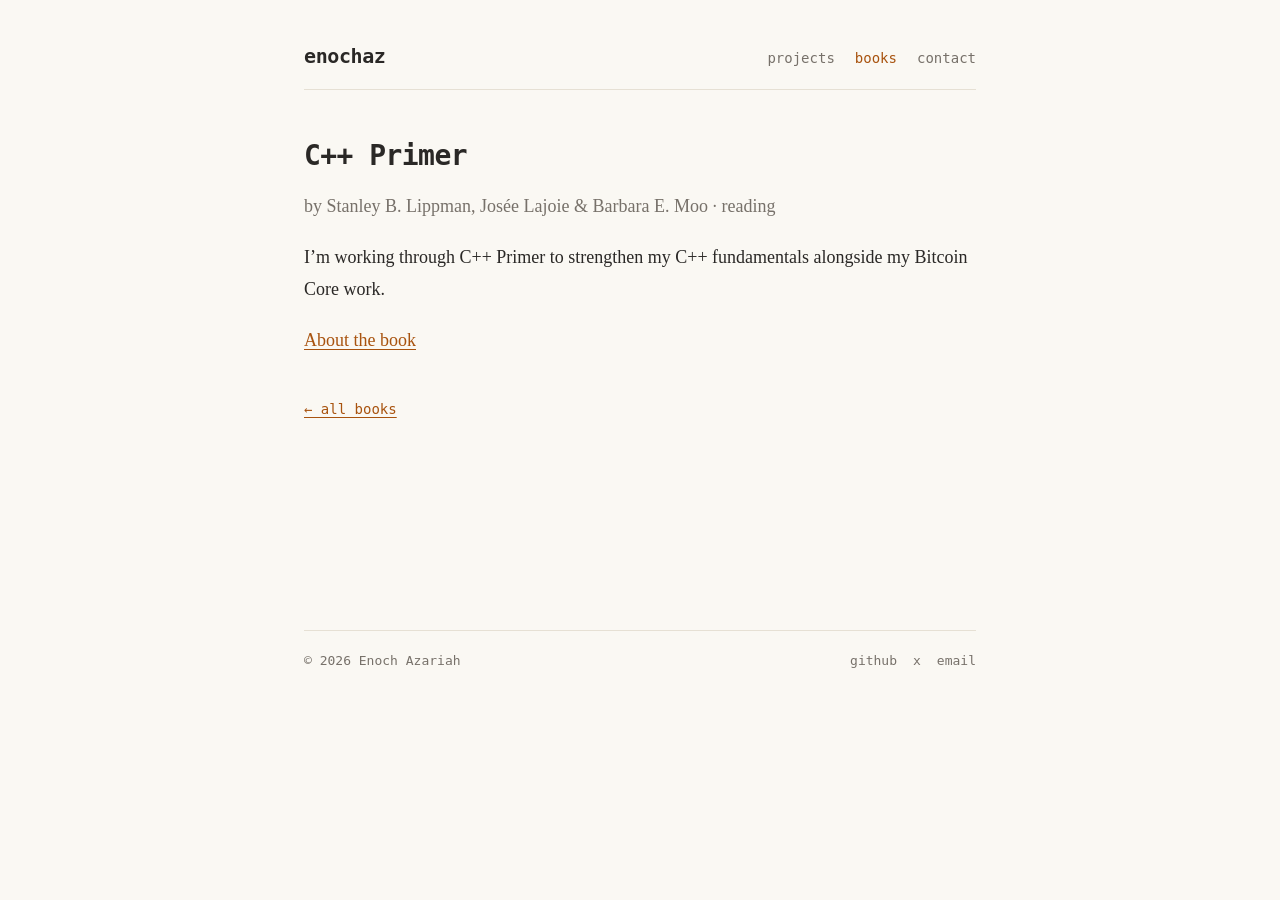
<file: books/cpp-primer/index.html>
<!doctype html>
<html lang="en">
<head>
  <meta charset="utf-8">
  <meta name="viewport" content="width=device-width, initial-scale=1">
  <title>C++ Primer · enochaz</title>
  <meta name="description" content="I’m working through C++ Primer to strengthen my C++ fundamentals alongside my Bitcoin Core work.">
  <meta name="author" content="Enoch Azariah">
  <meta name="color-scheme" content="light dark">
  <meta property="og:title" content="C++ Primer · enochaz">
  <meta property="og:description" content="I’m working through C++ Primer to strengthen my C++ fundamentals alongside my Bitcoin Core work.">
  <meta property="og:url" content="https://enochaz.github.io/books/cpp-primer/">
  <link rel="canonical" href="https://enochaz.github.io/books/cpp-primer/">
  <link rel="icon" href="/assets/favicon.svg" type="image/svg+xml">
  <link rel="stylesheet" href="/assets/style.css?v=8fd209d6">
</head>
<body>
<div class="wrap">
<header class="site"><a class="name" href="/">enochaz</a><nav><a href="/projects/">projects</a><a href="/books/" aria-current="page">books</a><a href="/contact/">contact</a></nav></header>
<main>

<h1>C++ Primer</h1>
<p class="muted">by Stanley B. Lippman, Josée Lajoie &amp; Barbara E. Moo · reading</p>
<p>I’m working through C++ Primer to strengthen my C++ fundamentals alongside my Bitcoin Core work.</p>
<p><a href="https://www.informit.com/store/c-plus-plus-primer-9780321714114">About the book</a></p>
<a class="back" href="/books/">← all books</a>

</main>
<footer class="site"><span>© 2026 Enoch Azariah</span><nav><a href="https://github.com/enochaz">github</a><a href="https://x.com/eedee__">x</a><a href="mailto:enirox001@gmail.com">email</a></nav></footer>
</div>
</body>
</html>
</file>
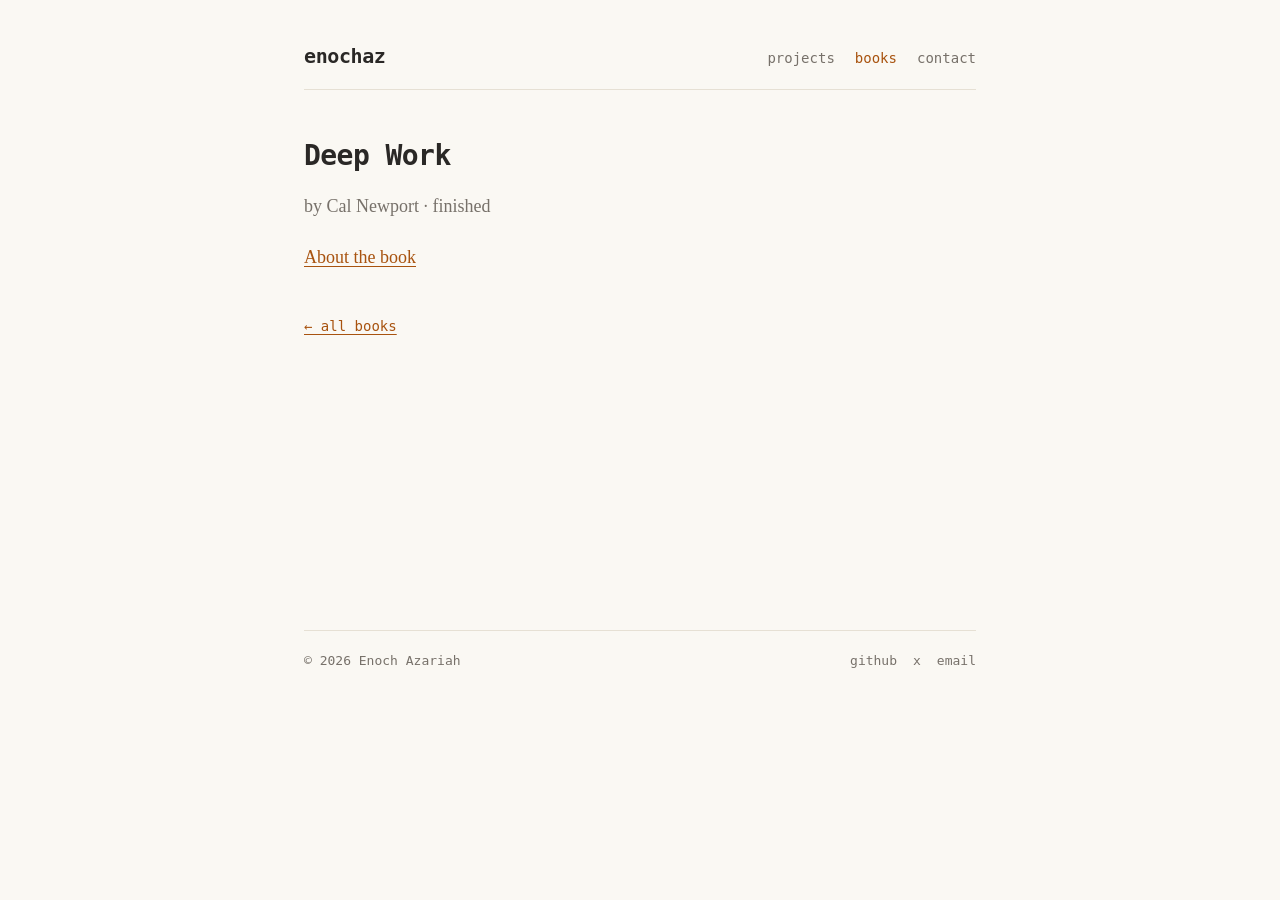
<file: books/deep-work/index.html>
<!doctype html>
<html lang="en">
<head>
  <meta charset="utf-8">
  <meta name="viewport" content="width=device-width, initial-scale=1">
  <title>Deep Work · enochaz</title>
  <meta name="description" content="Deep Work by Cal Newport.">
  <meta name="author" content="Enoch Azariah">
  <meta name="color-scheme" content="light dark">
  <meta property="og:title" content="Deep Work · enochaz">
  <meta property="og:description" content="Deep Work by Cal Newport.">
  <meta property="og:url" content="https://enochaz.github.io/books/deep-work/">
  <link rel="canonical" href="https://enochaz.github.io/books/deep-work/">
  <link rel="icon" href="/assets/favicon.svg" type="image/svg+xml">
  <link rel="stylesheet" href="/assets/style.css?v=8fd209d6">
</head>
<body>
<div class="wrap">
<header class="site"><a class="name" href="/">enochaz</a><nav><a href="/projects/">projects</a><a href="/books/" aria-current="page">books</a><a href="/contact/">contact</a></nav></header>
<main>

<h1>Deep Work</h1>
<p class="muted">by Cal Newport · finished</p>

<p><a href="https://www.hachettebookgroup.com/titles/cal-newport/deep-work/9781455586677/">About the book</a></p>
<a class="back" href="/books/">← all books</a>

</main>
<footer class="site"><span>© 2026 Enoch Azariah</span><nav><a href="https://github.com/enochaz">github</a><a href="https://x.com/eedee__">x</a><a href="mailto:enirox001@gmail.com">email</a></nav></footer>
</div>
</body>
</html>
</file>
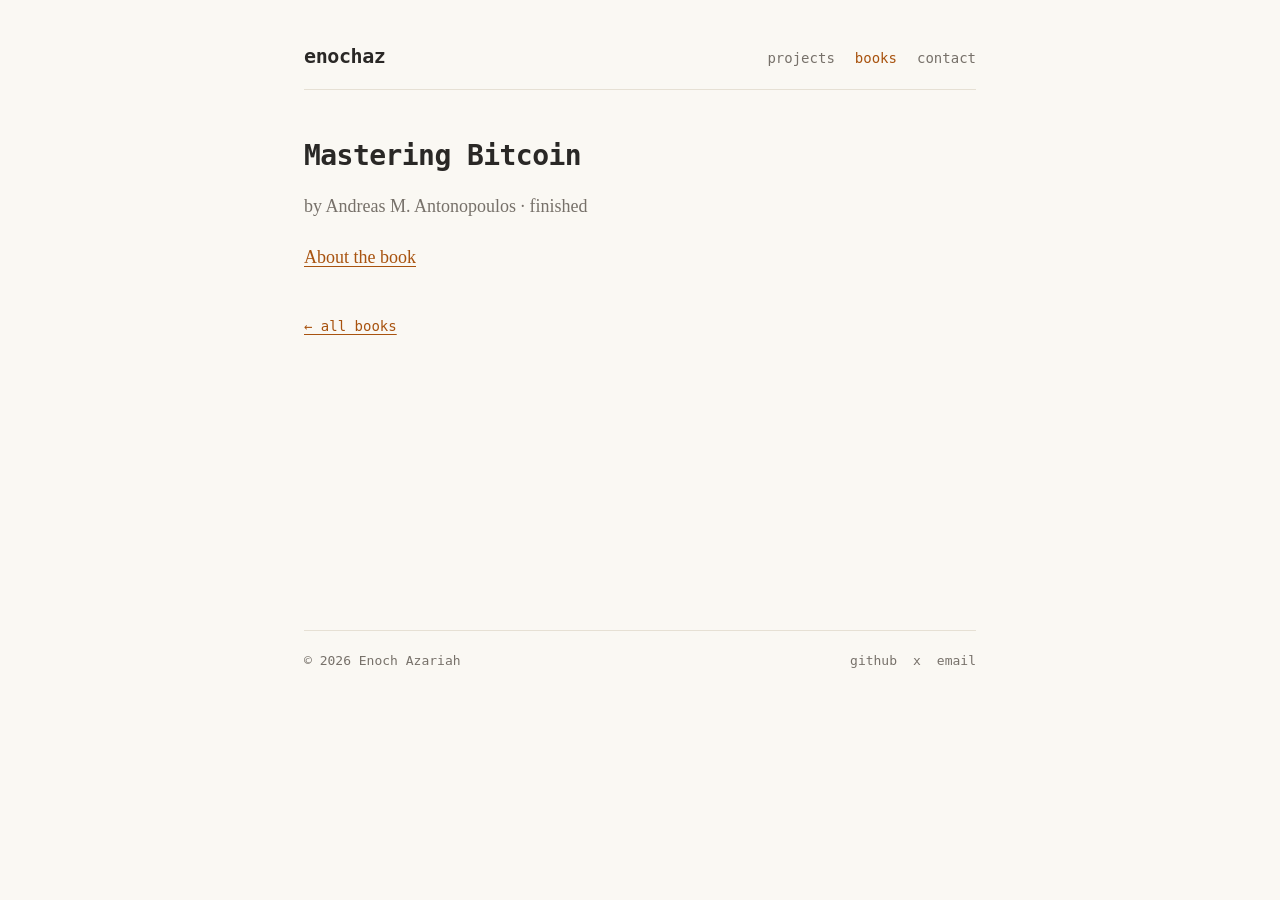
<file: books/mastering-bitcoin/index.html>
<!doctype html>
<html lang="en">
<head>
  <meta charset="utf-8">
  <meta name="viewport" content="width=device-width, initial-scale=1">
  <title>Mastering Bitcoin · enochaz</title>
  <meta name="description" content="Mastering Bitcoin by Andreas M. Antonopoulos.">
  <meta name="author" content="Enoch Azariah">
  <meta name="color-scheme" content="light dark">
  <meta property="og:title" content="Mastering Bitcoin · enochaz">
  <meta property="og:description" content="Mastering Bitcoin by Andreas M. Antonopoulos.">
  <meta property="og:url" content="https://enochaz.github.io/books/mastering-bitcoin/">
  <link rel="canonical" href="https://enochaz.github.io/books/mastering-bitcoin/">
  <link rel="icon" href="/assets/favicon.svg" type="image/svg+xml">
  <link rel="stylesheet" href="/assets/style.css?v=8fd209d6">
</head>
<body>
<div class="wrap">
<header class="site"><a class="name" href="/">enochaz</a><nav><a href="/projects/">projects</a><a href="/books/" aria-current="page">books</a><a href="/contact/">contact</a></nav></header>
<main>

<h1>Mastering Bitcoin</h1>
<p class="muted">by Andreas M. Antonopoulos · finished</p>

<p><a href="https://aantonop.com/books/mastering-bitcoin/">About the book</a></p>
<a class="back" href="/books/">← all books</a>

</main>
<footer class="site"><span>© 2026 Enoch Azariah</span><nav><a href="https://github.com/enochaz">github</a><a href="https://x.com/eedee__">x</a><a href="mailto:enirox001@gmail.com">email</a></nav></footer>
</div>
</body>
</html>
</file>
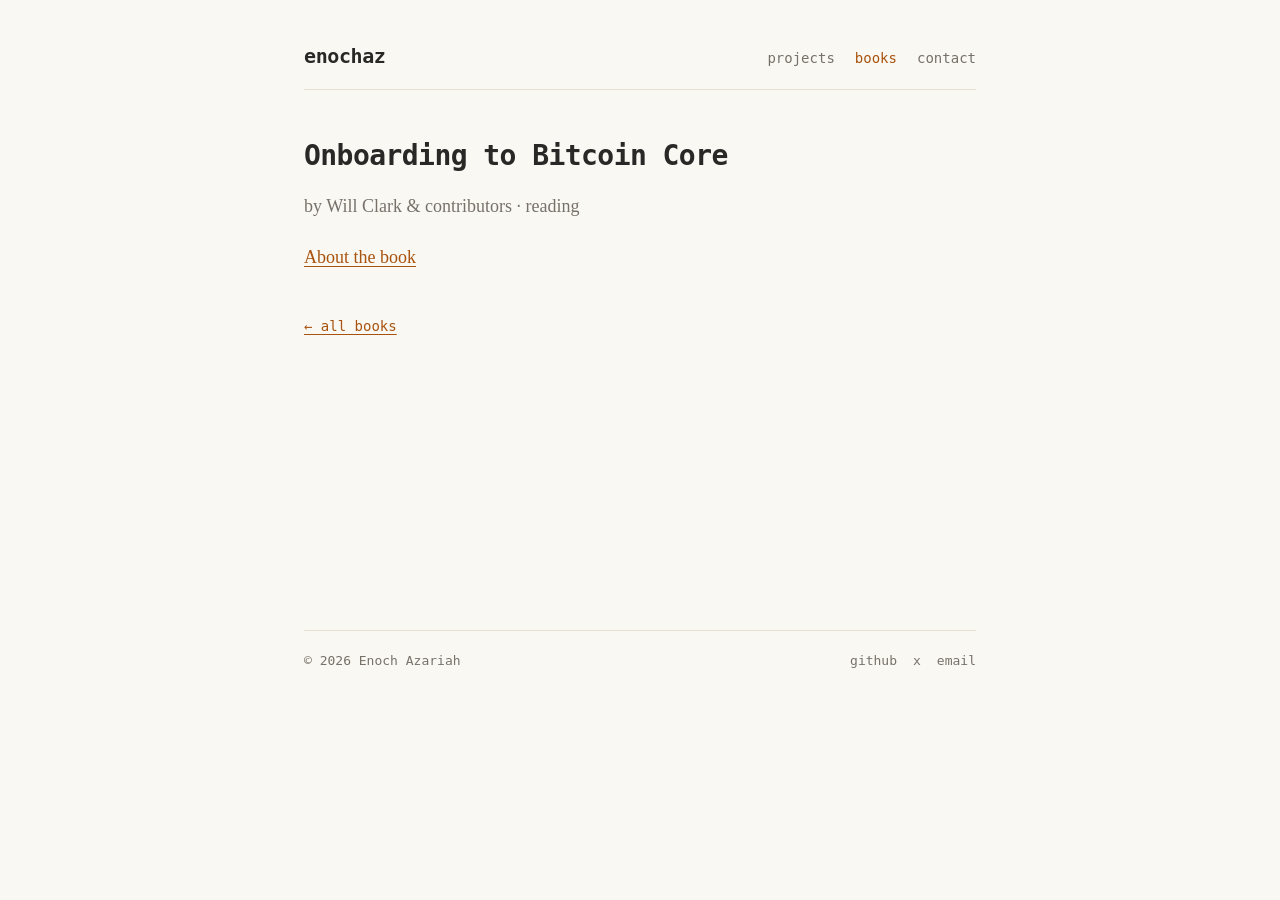
<file: books/onboarding-to-bitcoin-core/index.html>
<!doctype html>
<html lang="en">
<head>
  <meta charset="utf-8">
  <meta name="viewport" content="width=device-width, initial-scale=1">
  <title>Onboarding to Bitcoin Core · enochaz</title>
  <meta name="description" content="Onboarding to Bitcoin Core by Will Clark &amp; contributors.">
  <meta name="author" content="Enoch Azariah">
  <meta name="color-scheme" content="light dark">
  <meta property="og:title" content="Onboarding to Bitcoin Core · enochaz">
  <meta property="og:description" content="Onboarding to Bitcoin Core by Will Clark &amp; contributors.">
  <meta property="og:url" content="https://enochaz.github.io/books/onboarding-to-bitcoin-core/">
  <link rel="canonical" href="https://enochaz.github.io/books/onboarding-to-bitcoin-core/">
  <link rel="icon" href="/assets/favicon.svg" type="image/svg+xml">
  <link rel="stylesheet" href="/assets/style.css?v=8fd209d6">
</head>
<body>
<div class="wrap">
<header class="site"><a class="name" href="/">enochaz</a><nav><a href="/projects/">projects</a><a href="/books/" aria-current="page">books</a><a href="/contact/">contact</a></nav></header>
<main>

<h1>Onboarding to Bitcoin Core</h1>
<p class="muted">by Will Clark &amp; contributors · reading</p>

<p><a href="https://bitcoincore.academy/">About the book</a></p>
<a class="back" href="/books/">← all books</a>

</main>
<footer class="site"><span>© 2026 Enoch Azariah</span><nav><a href="https://github.com/enochaz">github</a><a href="https://x.com/eedee__">x</a><a href="mailto:enirox001@gmail.com">email</a></nav></footer>
</div>
</body>
</html>
</file>
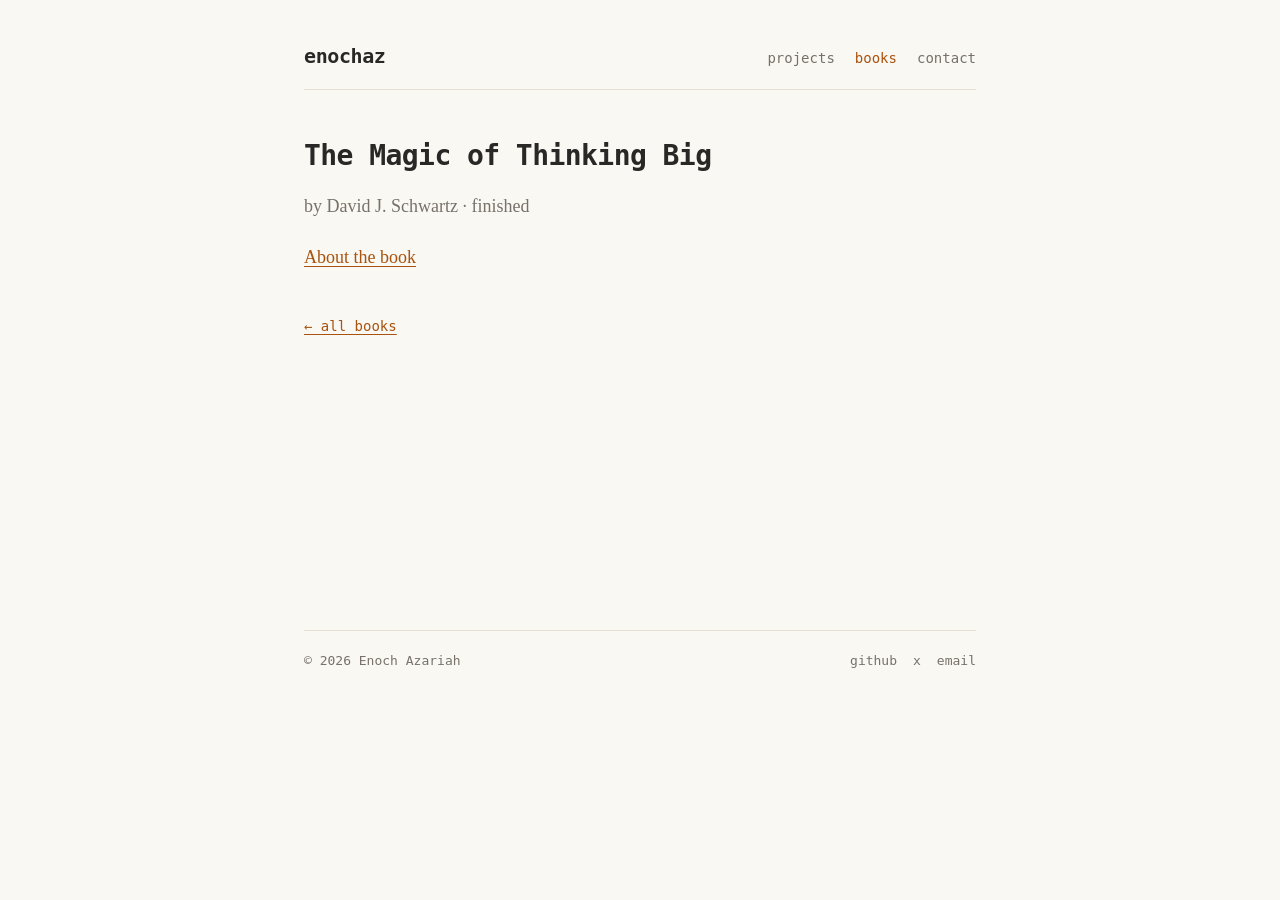
<file: books/the-magic-of-thinking-big/index.html>
<!doctype html>
<html lang="en">
<head>
  <meta charset="utf-8">
  <meta name="viewport" content="width=device-width, initial-scale=1">
  <title>The Magic of Thinking Big · enochaz</title>
  <meta name="description" content="The Magic of Thinking Big by David J. Schwartz.">
  <meta name="author" content="Enoch Azariah">
  <meta name="color-scheme" content="light dark">
  <meta property="og:title" content="The Magic of Thinking Big · enochaz">
  <meta property="og:description" content="The Magic of Thinking Big by David J. Schwartz.">
  <meta property="og:url" content="https://enochaz.github.io/books/the-magic-of-thinking-big/">
  <link rel="canonical" href="https://enochaz.github.io/books/the-magic-of-thinking-big/">
  <link rel="icon" href="/assets/favicon.svg" type="image/svg+xml">
  <link rel="stylesheet" href="/assets/style.css?v=8fd209d6">
</head>
<body>
<div class="wrap">
<header class="site"><a class="name" href="/">enochaz</a><nav><a href="/projects/">projects</a><a href="/books/" aria-current="page">books</a><a href="/contact/">contact</a></nav></header>
<main>

<h1>The Magic of Thinking Big</h1>
<p class="muted">by David J. Schwartz · finished</p>

<p><a href="https://www.penguinrandomhouse.com/books/544074/the-magic-of-thinking-big-by-david-j-schwartz-phd/">About the book</a></p>
<a class="back" href="/books/">← all books</a>

</main>
<footer class="site"><span>© 2026 Enoch Azariah</span><nav><a href="https://github.com/enochaz">github</a><a href="https://x.com/eedee__">x</a><a href="mailto:enirox001@gmail.com">email</a></nav></footer>
</div>
</body>
</html>
</file>
<file: assets/style.css>
:root{
  --bg:#faf8f3;--fg:#2a2826;--muted:#77716a;--accent:#a8530f;--line:#e6e0d4;--panel:#f2eee5;
  --serif:Charter,"Bitstream Charter","Iowan Old Style",Georgia,serif;
  --mono:ui-monospace,SFMono-Regular,Menlo,Consolas,monospace;
}
@media(prefers-color-scheme:dark){:root{--bg:#1c1b19;--fg:#e8e3d8;--muted:#a39b8f;--accent:#e3a15a;--line:#34312c;--panel:#252320}}
*{box-sizing:border-box}
html{-webkit-text-size-adjust:100%}
body{margin:0;background:var(--bg);color:var(--fg);font:18px/1.75 var(--serif)}
.wrap{max-width:720px;margin:0 auto;padding:0 24px}
a{color:var(--accent);text-underline-offset:3px;text-decoration-thickness:1px}
a:hover{color:var(--fg)}

header.site{display:flex;flex-wrap:wrap;align-items:baseline;justify-content:space-between;gap:10px 28px;padding:44px 0 20px;border-bottom:1px solid var(--line)}
header.site .name{font:600 20px/1.2 var(--mono);color:var(--fg);text-decoration:none;letter-spacing:-.02em}
header.site nav{display:flex;flex-wrap:wrap;gap:6px 20px;font:14px/1.6 var(--mono)}
header.site nav a{color:var(--muted);text-decoration:none}
header.site nav a:hover,header.site nav a[aria-current=page]{color:var(--accent)}

main{padding:48px 0 64px;min-height:60vh}
h1,h2,h3{font-family:var(--mono);font-weight:600;letter-spacing:-.02em;line-height:1.3}
h1{font-size:28px;margin:0 0 16px}
h2{font-size:19px;margin:48px 0 16px}
p{margin:0 0 20px}
ul{padding-left:22px;margin:0 0 24px}
li{margin-bottom:8px}
.muted,.date{color:var(--muted)}
.date{font:14px/1.6 var(--mono)}
.lead{font-size:19px}

.intro{display:flex;gap:28px;align-items:flex-start}
.intro img{width:96px;height:96px;border-radius:50%;flex:none;margin-top:6px;border:1px solid var(--line)}

.rows{list-style:none;padding:0;margin:-14px 0 24px}
.rows li{margin:0;padding:14px 0;border-bottom:1px solid var(--line)}
.rows .top{display:flex;justify-content:space-between;align-items:baseline;gap:16px}
.rows .top .date{flex:none}
.rows .desc{display:block;color:var(--muted);font-size:16px;line-height:1.6;margin-top:2px}
.more{font:14px var(--mono)}

article .date{margin:-8px 0 32px}
article h2{margin-top:44px}
code{font:.85em var(--mono);background:var(--panel);padding:1px 5px;border-radius:3px}
pre{overflow-x:auto;padding:16px 18px;margin:24px 0;background:var(--panel);border:1px solid var(--line);border-radius:4px;line-height:1.6}
pre code{background:none;padding:0;font-size:13.5px;white-space:pre}
.back{display:inline-block;margin-top:24px;font:14px var(--mono)}

footer.site{display:flex;flex-wrap:wrap;justify-content:space-between;gap:8px 20px;padding:20px 0 40px;border-top:1px solid var(--line);color:var(--muted);font:13px/1.6 var(--mono)}
footer.site nav{display:flex;gap:16px}
footer.site a{color:var(--muted);text-decoration:none}
footer.site a:hover{color:var(--accent)}

@media(max-width:600px){
  body{font-size:17px}
  header.site{padding-top:28px}
  main{padding:36px 0 48px}
  h1{font-size:25px}
  .intro{flex-direction:column-reverse;gap:16px}
  .intro img{width:72px;height:72px;margin:0}
  .rows .top{display:block}
  .rows .top .date{display:block}
}
</file>
